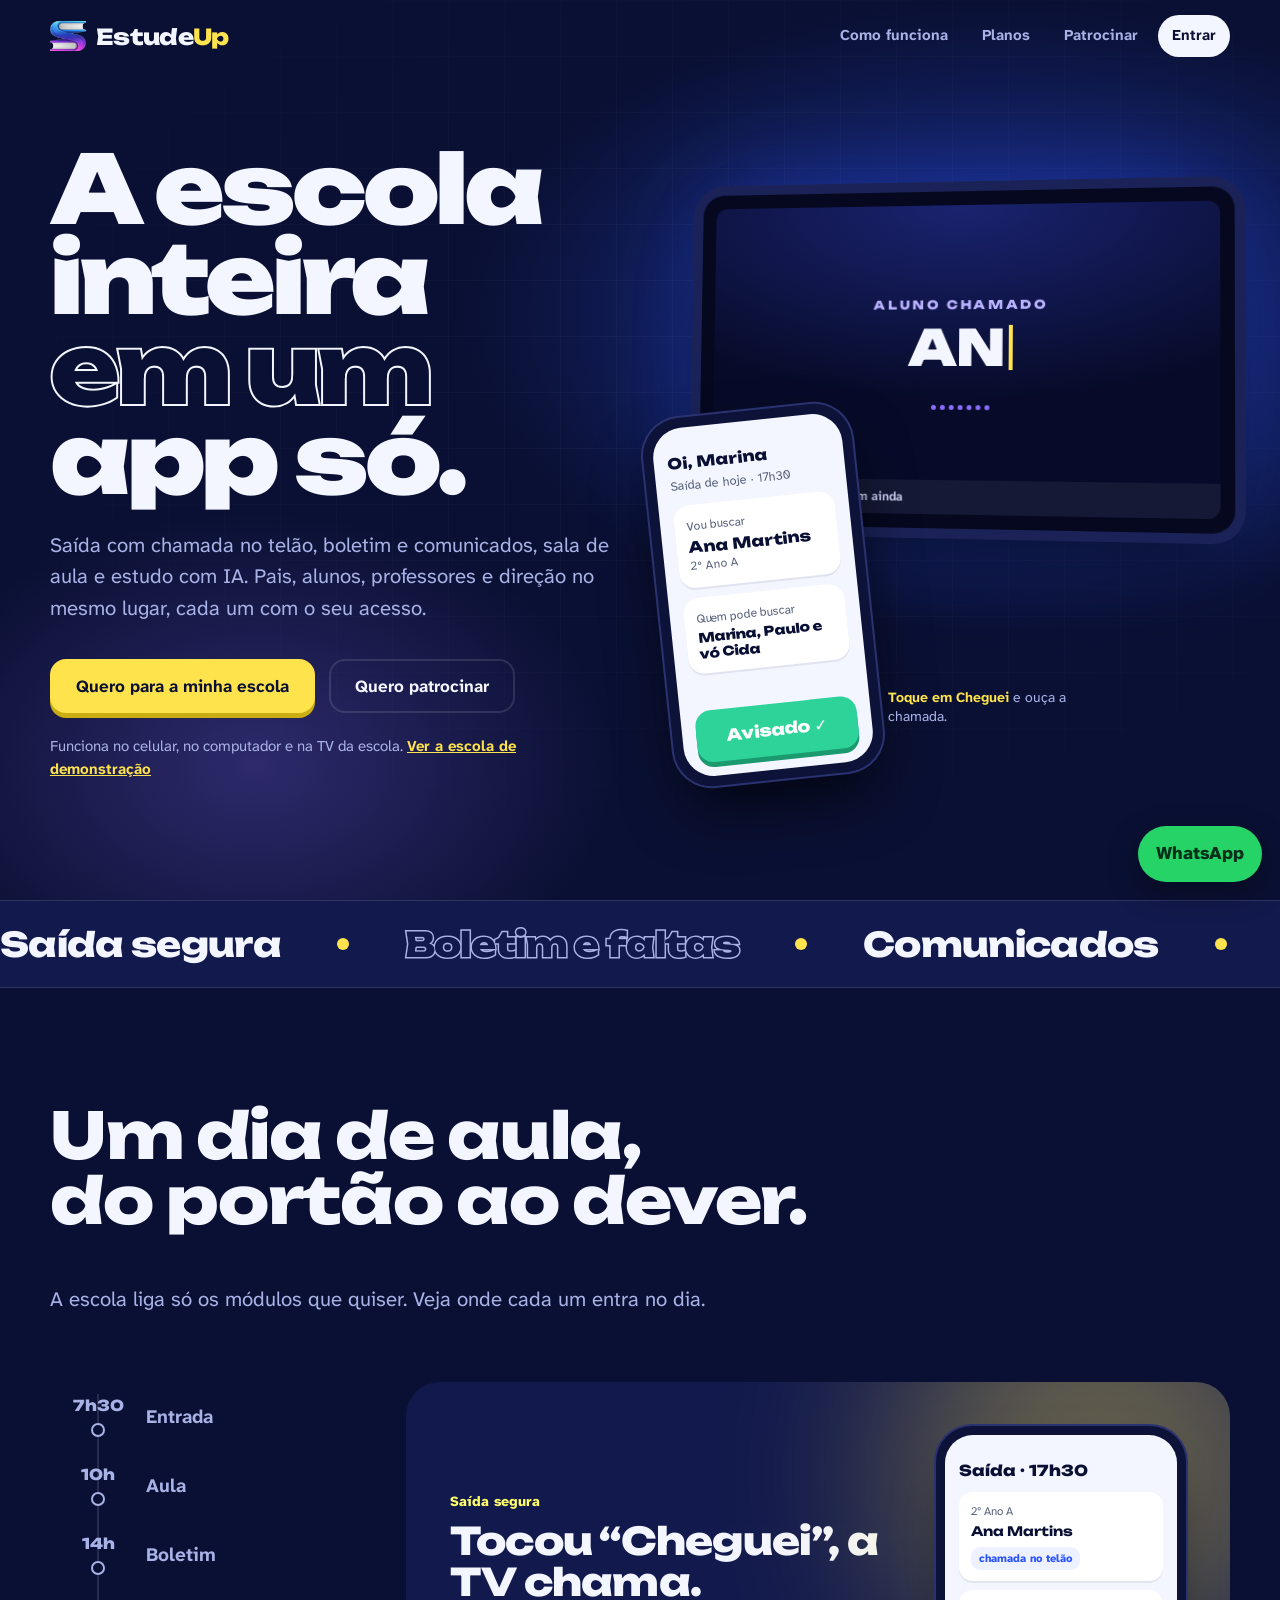
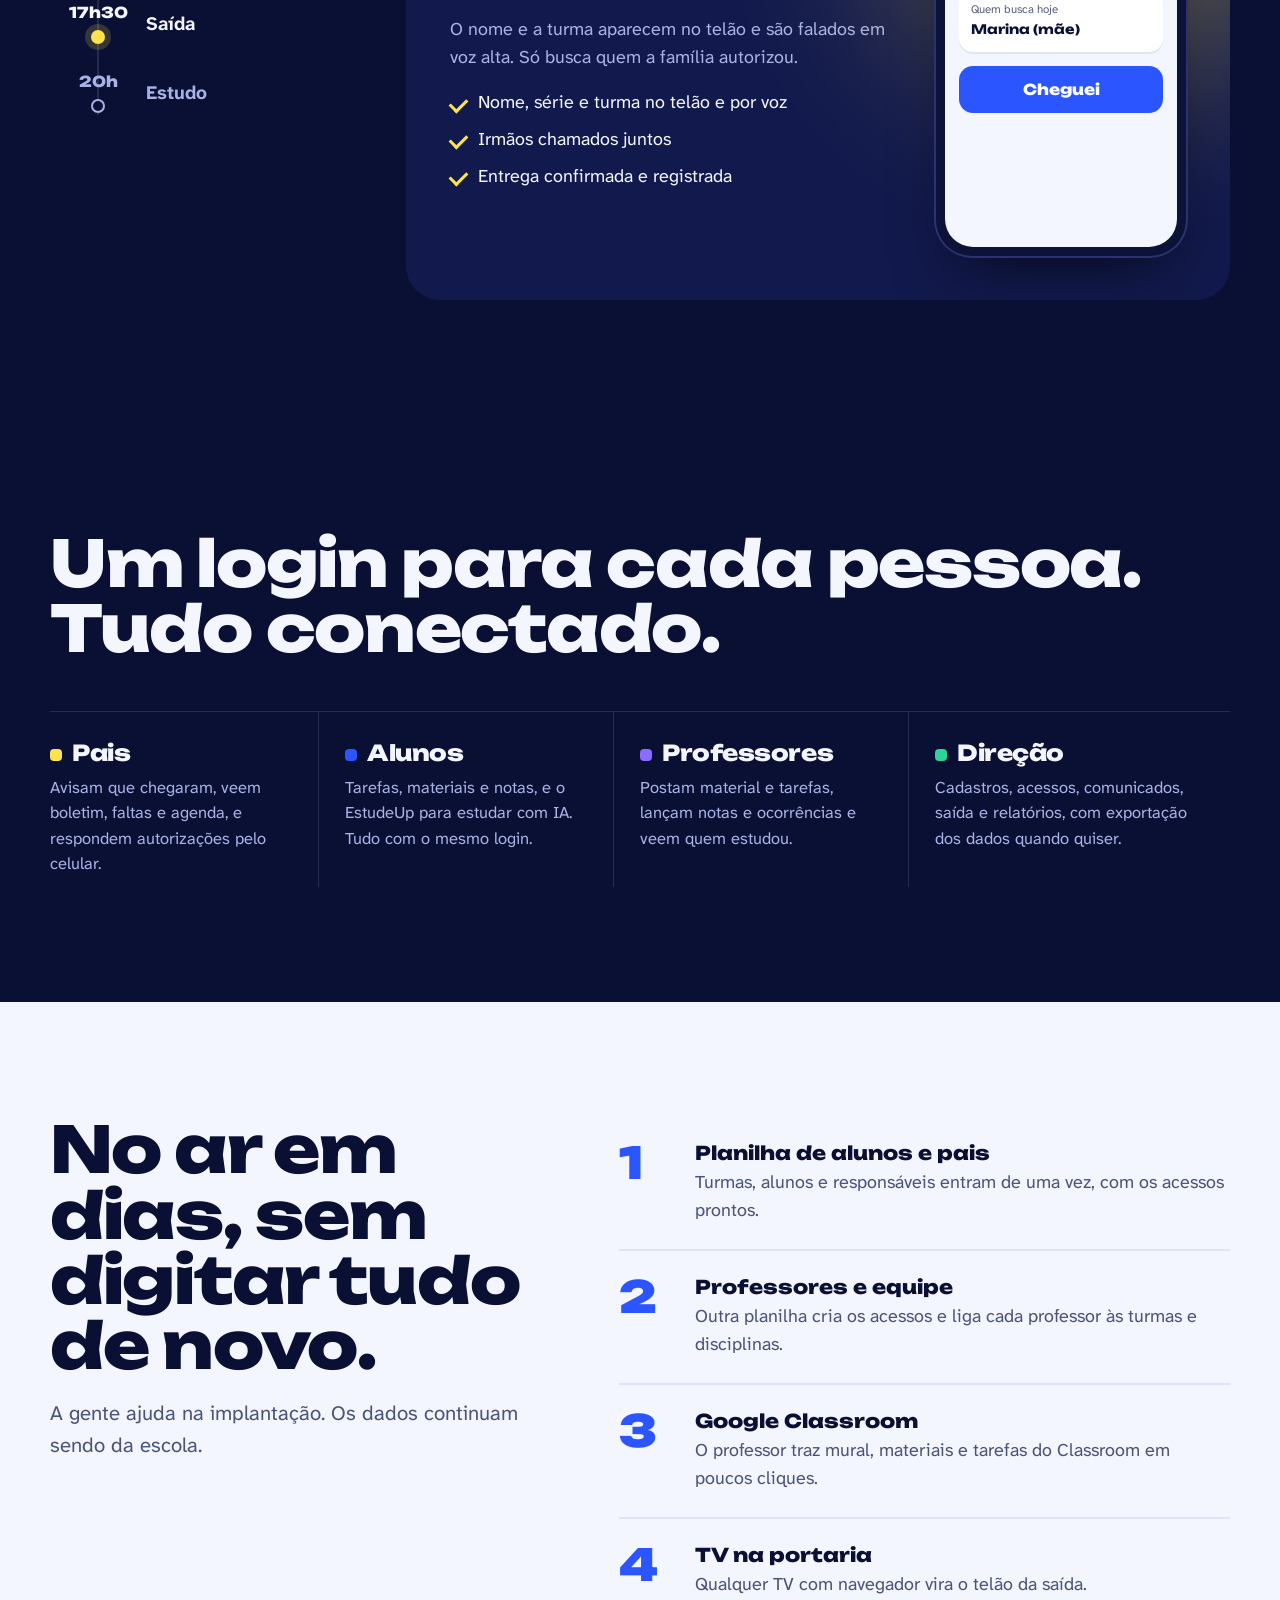
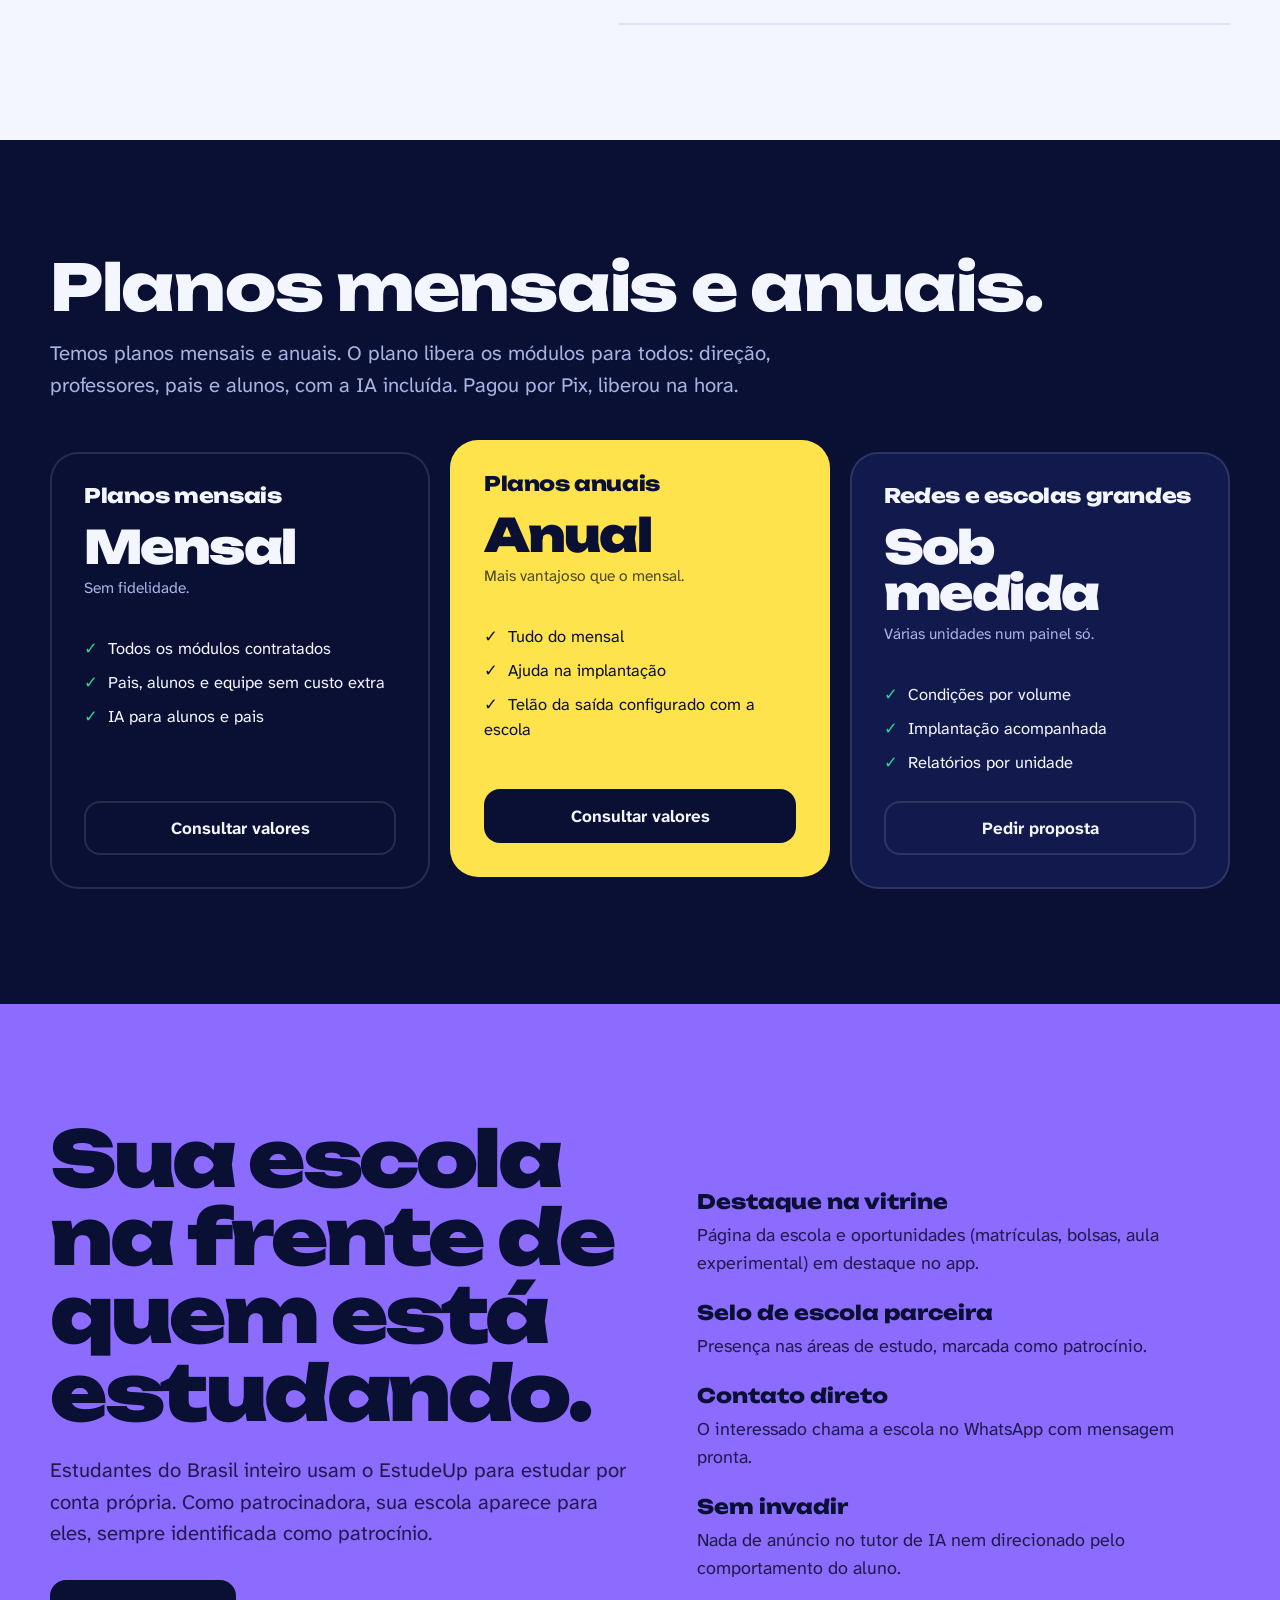
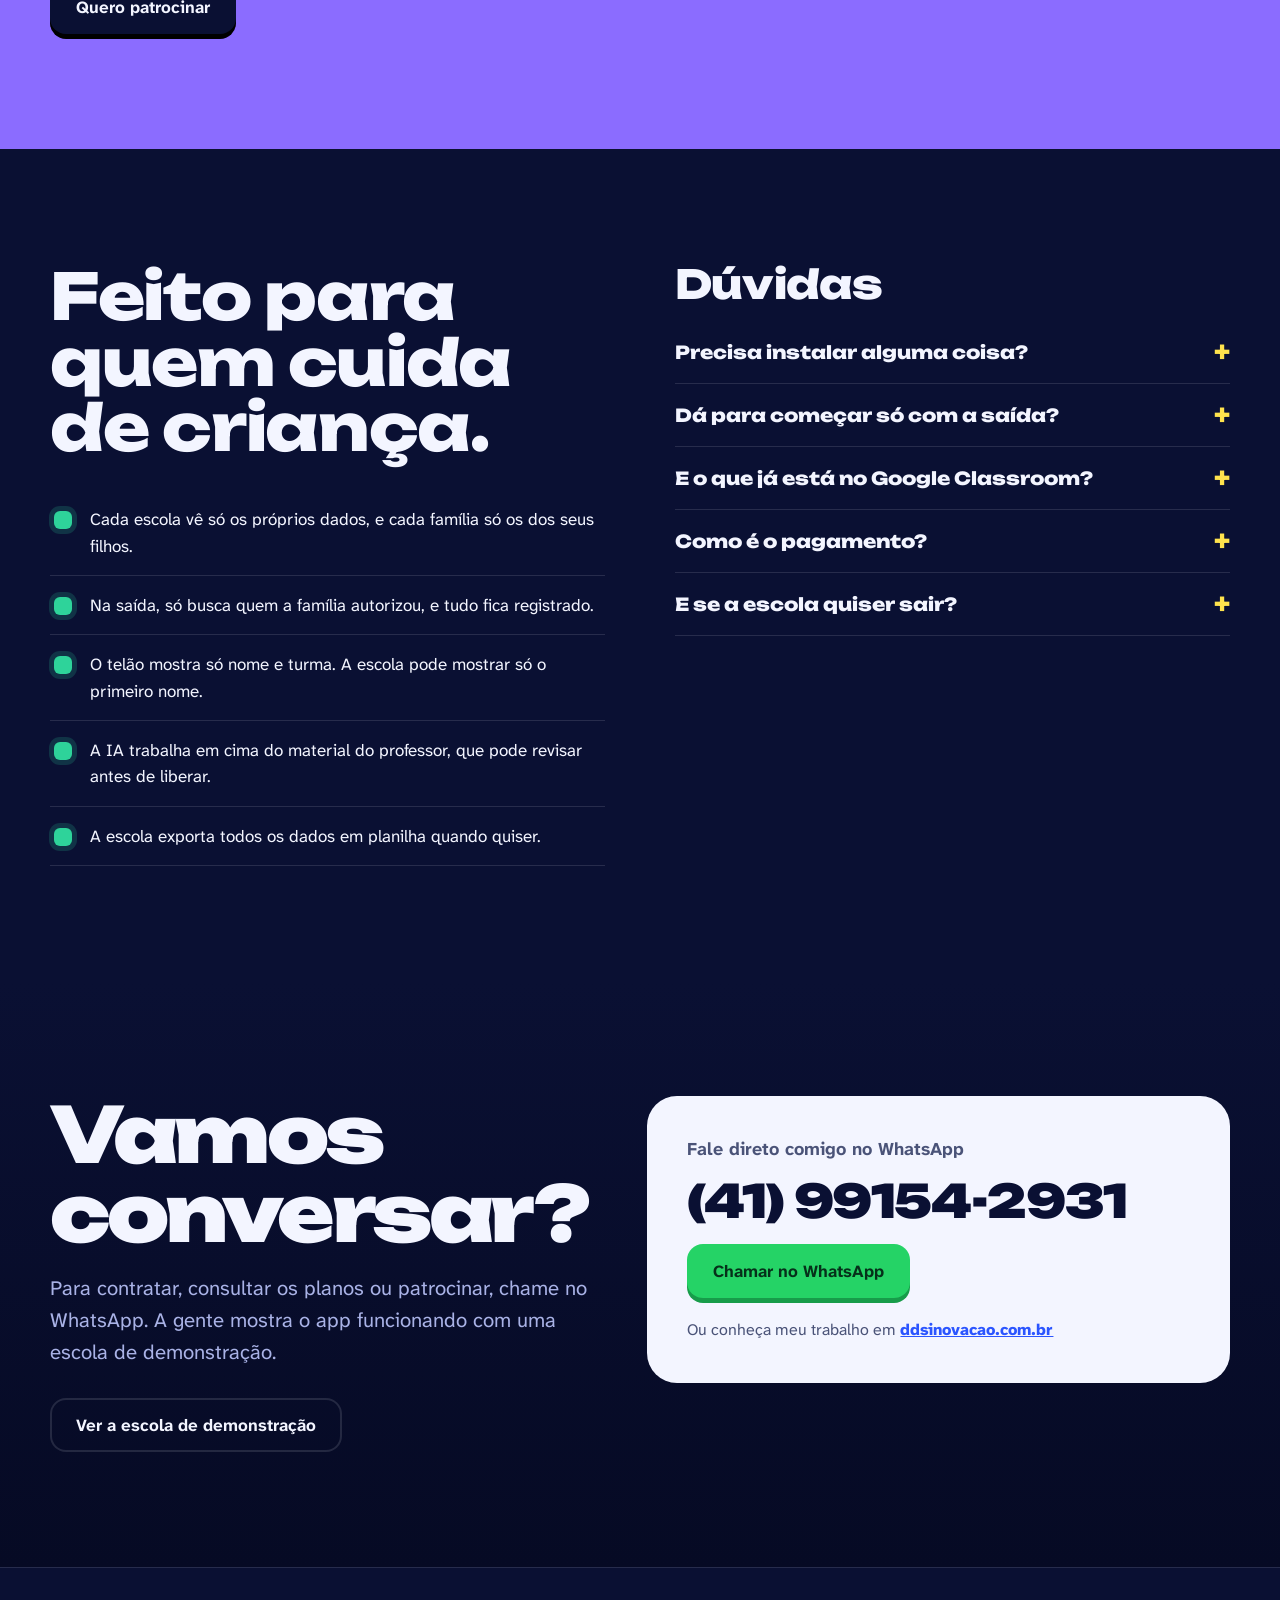
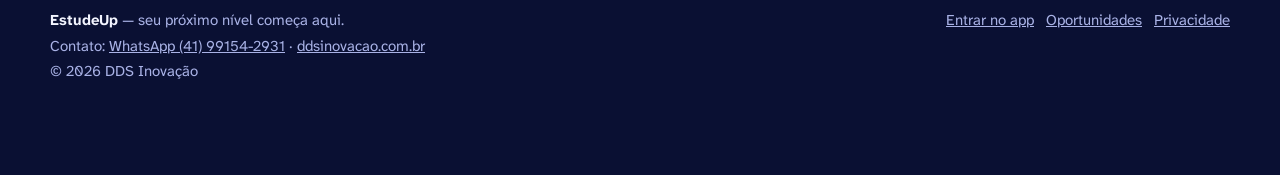
<file: index.html>
<!DOCTYPE html>
<html lang="pt-BR">
<head>
<script>(function(){var q=location.search,h=location.hash;if((q&&q!=='?')||(h&&/access_token|type=|error=|^#\/|^#[a-z_]+=/.test(h))){location.replace('/app.html'+q+h);}})();</script>
<meta charset="UTF-8">
<meta name="viewport" content="width=device-width, initial-scale=1.0, viewport-fit=cover">
<title>EstudeUp — a escola inteira em um app só</title>
<meta name="description" content="Saída segura com chamada no telão, boletim e comunicados, sala de aula e estudo com IA. Pais, alunos, professores e direção no mesmo app.">
<meta property="og:title" content="EstudeUp — a escola inteira em um app só">
<meta property="og:description" content="Saída segura com chamada no telão, boletim e comunicados, sala de aula e estudo com IA.">
<meta property="og:image" content="https://www.estudeup.com.br/marca/simbolo-512.png">
<meta name="theme-color" content="#0A1033">
<link rel="icon" type="image/png" href="favicon.png">
<link rel="apple-touch-icon" href="apple-touch-icon.png">
<link rel="preload" href="fontes/unbounded.woff2" as="font" type="font/woff2" crossorigin>
<link rel="preload" href="fontes/atkinson-next.woff2" as="font" type="font/woff2" crossorigin>
<style>
@font-face{font-family:'Unbounded';src:url(fontes/unbounded.woff2) format('woff2');font-weight:200 900;font-display:swap}
@font-face{font-family:'Atkinson';src:url(fontes/atkinson-next.woff2) format('woff2');font-weight:200 800;font-display:swap}
:root{
  --tinta:#0A1033; --tinta2:#121a4d; --azul:#2B55FF; --lilas:#8B6CFF; --texto:#FFE34D; --giz:#F3F5FF; --coral:#FF6A5C; --verde:#2ED39A;
  --muted:#A9B2E6; --linha:rgba(243,245,255,.12);
  --disp:'Unbounded',system-ui,sans-serif; --corpo:'Atkinson',system-ui,sans-serif;
}
*{box-sizing:border-box}
[hidden]{display:none!important}
html{scroll-behavior:smooth}
body{margin:0;background:var(--tinta);color:var(--giz);font:400 18px/1.55 var(--corpo);-webkit-font-smoothing:antialiased;overflow-x:hidden}
a{color:inherit}
img{max-width:100%}
:focus-visible{outline:3px solid var(--texto);outline-offset:3px;border-radius:6px}
.wrap{width:min(1180px,100% - 40px);margin-inline:auto}
h1,h2,h3{font-family:var(--disp);margin:0;letter-spacing:-.02em;line-height:1.02}
h2{font-size:clamp(34px,5.4vw,64px);font-weight:800}
.lead{font-size:clamp(18px,1.6vw,21px);color:var(--muted);max-width:56ch}
section{padding:clamp(70px,9vw,120px) 0}

/* ---------- topo ---------- */
.topo{position:fixed;inset:0 0 auto;z-index:50;transition:background .3s,border-color .3s;border-bottom:1px solid transparent}
.topo.solido{background:rgba(10,16,51,.78);backdrop-filter:blur(14px);-webkit-backdrop-filter:blur(14px);border-color:var(--linha)}
.topo .wrap{display:flex;align-items:center;gap:20px;height:72px}
.marca{display:flex;align-items:center;gap:10px;font:800 22px var(--disp);text-decoration:none;letter-spacing:-.03em}
.marca img{width:36px;height:auto}
.marca b{color:var(--texto);font-weight:800}
.topo nav{margin-left:auto;display:flex;gap:6px;align-items:center}
.topo nav a{text-decoration:none;font-weight:700;font-size:15px;padding:9px 14px;border-radius:999px;color:var(--muted)}
.topo nav a:hover{color:var(--giz)}
.topo nav a.entrar{color:var(--tinta);background:var(--giz)}
@media(max-width:760px){.topo nav a.l{display:none}}

/* ---------- botões ---------- */
.btn{display:inline-flex;align-items:center;gap:10px;font:700 17px var(--corpo);text-decoration:none;border:0;cursor:pointer;padding:16px 26px;border-radius:16px;transition:transform .15s}
.btn:active{transform:translateY(2px)}
.btn.pri{background:var(--texto);color:var(--tinta);box-shadow:0 5px 0 #c9ad12}
.btn.pri:active{box-shadow:0 3px 0 #c9ad12}
.btn.sec{background:transparent;color:var(--giz);box-shadow:inset 0 0 0 2px var(--linha)}
.btn.sec:hover{box-shadow:inset 0 0 0 2px var(--giz)}

/* ---------- hero ---------- */
.hero{position:relative;padding:130px 0 90px;min-height:100svh;display:flex;align-items:center;isolation:isolate}
.hero::before{content:"";position:absolute;inset:0;z-index:-1;
  background:radial-gradient(60% 50% at 78% 35%,rgba(43,85,255,.45),transparent 70%),radial-gradient(40% 40% at 20% 85%,rgba(139,108,255,.28),transparent 70%)}
.hero::after{content:"";position:absolute;inset:0;z-index:-1;opacity:.35;
  background-image:linear-gradient(var(--linha) 1px,transparent 1px),linear-gradient(90deg,var(--linha) 1px,transparent 1px);background-size:56px 56px;
  -webkit-mask:radial-gradient(70% 60% at 60% 40%,#000,transparent);mask:radial-gradient(70% 60% at 60% 40%,#000,transparent)}
.hero .wrap{display:grid;grid-template-columns:1.02fr 1fr;gap:48px;align-items:center}
.hero h1{font-size:clamp(46px,7.4vw,104px);font-weight:900;line-height:.95;letter-spacing:-.045em}
.hero h1 .riscado{display:block;color:var(--tinta);-webkit-text-stroke:4px var(--giz);paint-order:stroke fill;font-weight:800}
.hero .lead{margin:26px 0 34px}
.hero .ctas{display:flex;flex-wrap:wrap;gap:14px}
.hero .nota{margin-top:22px;font-size:15px;color:var(--muted)}
.hero .nota a{color:var(--texto);font-weight:700}

/* palco: celular + telão */
.palco{position:relative;height:620px}
.tv{position:absolute;right:0;top:30px;width:min(100%,540px);aspect-ratio:16/10;background:#05081f;border-radius:22px;padding:14px;
  box-shadow:0 0 0 10px #1b2257,0 40px 80px -20px rgba(0,0,0,.7),0 0 120px -10px rgba(43,85,255,.55);transform:perspective(1400px) rotateY(-9deg) rotateX(3deg)}
.tv .tela{position:relative;height:100%;border-radius:12px;overflow:hidden;background:radial-gradient(120% 90% at 50% 0%,#1a2370,#070b29 70%);display:flex;flex-direction:column;align-items:center;justify-content:center;text-align:center;padding:18px}
.tv .k{font:800 12px var(--disp);letter-spacing:.22em;color:#b9b2ff}
.tv .nome{font:900 clamp(26px,4.2vw,50px)/1 var(--disp);letter-spacing:-.02em;margin:10px 0 8px;min-height:1em;text-transform:uppercase}
.tv .nome .cursor{display:inline-block;width:.08em;height:.9em;background:var(--texto);margin-left:4px;vertical-align:-.08em;animation:pisca .8s steps(1) infinite}
@keyframes pisca{50%{opacity:0}}
.tv .turma{font:800 clamp(13px,1.4vw,17px) var(--disp);color:var(--texto);letter-spacing:.06em;opacity:0;transition:opacity .3s}
.tv .ondas{display:flex;gap:4px;height:26px;align-items:center;margin-top:14px;opacity:0;transition:opacity .3s}
.tv .ondas i{width:5px;border-radius:3px;background:var(--lilas);height:20%}
.tv.falando .ondas{opacity:1}
.tv.falando .ondas i{animation:onda .9s ease-in-out infinite}
.tv .ondas i:nth-child(2){animation-delay:-.2s}.tv .ondas i:nth-child(3){animation-delay:-.4s}.tv .ondas i:nth-child(4){animation-delay:-.6s}.tv .ondas i:nth-child(5){animation-delay:-.1s}.tv .ondas i:nth-child(6){animation-delay:-.5s}.tv .ondas i:nth-child(7){animation-delay:-.3s}
@keyframes onda{0%,100%{height:20%}50%{height:100%}}
.tv .fila{position:absolute;left:0;right:0;bottom:0;padding:9px 16px;background:rgba(255,255,255,.06);font:700 12.5px var(--corpo);color:#c9cdf0;text-align:left;white-space:nowrap;overflow:hidden;text-overflow:ellipsis}
.tv .fila b{color:var(--verde);font-weight:800;margin-right:6px}
.tv .flash{position:absolute;inset:0;background:var(--azul);opacity:0;pointer-events:none}
.tv.chamou .flash{animation:flash .7s ease-out}
@keyframes flash{0%{opacity:.55}100%{opacity:0}}

.cel{position:absolute;left:-2%;bottom:0;width:210px;height:370px;border-radius:38px;background:#0d1238;padding:10px;
  box-shadow:0 0 0 2px #2a3270,0 30px 60px -10px rgba(0,0,0,.7);transform:rotate(-6deg)}
.cel .tela{height:100%;border-radius:30px;background:var(--giz);color:var(--tinta);padding:26px 14px 14px;display:flex;flex-direction:column;gap:10px;overflow:hidden}
.cel .ola{font:800 15px var(--disp)}
.cel .sub{font-size:12.5px;color:#56607a;margin-top:-6px}
.cel .card{background:#fff;border-radius:16px;padding:12px;box-shadow:0 2px 0 rgba(10,16,51,.08)}
.cel .card .q{font-size:12px;color:#56607a}
.cel .card .f{font:800 15px var(--disp);margin:2px 0 0}
.cel .cheguei{margin-top:auto;border:0;cursor:pointer;width:100%;padding:16px;border-radius:16px;background:var(--azul);color:#fff;font:800 16px var(--disp);
  box-shadow:0 5px 0 #1a37b8;transition:background .25s,transform .1s}
.cel .cheguei.ok{background:var(--verde);box-shadow:0 5px 0 #1a9a6e}
.cel .cheguei:active,.cel .cheguei.tap{transform:translateY(3px);box-shadow:0 2px 0 #1a37b8}
.cel .dedo{position:absolute;width:44px;height:44px;border-radius:50%;background:rgba(255,227,77,.55);border:2px solid var(--texto);left:50%;bottom:42px;margin-left:-22px;opacity:0;pointer-events:none}
.cel .dedo.vai{animation:dedo 1s ease-out}
@keyframes dedo{0%{opacity:0;transform:translate(40px,40px) scale(1.3)}45%{opacity:1;transform:none scale(1)}70%{opacity:1;transform:scale(.8)}100%{opacity:0;transform:scale(1.6)}}
.palco .dica{position:absolute;left:calc(-2% + 230px);bottom:40px;font-size:14px;color:var(--muted);max-width:180px;line-height:1.35}
.palco .dica b{color:var(--texto)}
.sinal{position:absolute;left:calc(-2% + 190px);bottom:250px;width:150px;height:2px;background:linear-gradient(90deg,transparent,var(--texto));transform-origin:left;transform:rotate(-38deg) scaleX(0);opacity:0}
.sinal.vai{animation:sinal .6s ease-out}
@keyframes sinal{0%{transform:rotate(-38deg) scaleX(0);opacity:1}100%{transform:rotate(-38deg) scaleX(1);opacity:0}}

@media(max-width:960px){
  .hero{min-height:auto;padding-top:110px}
  .hero .wrap{grid-template-columns:1fr}
  .palco{height:560px;max-width:560px;width:100%;margin:0 auto}
  .tv{width:100%;transform:none;top:0}
  .cel{width:180px;height:320px;left:0;bottom:0}
  .palco .dica{left:200px;bottom:30px}
  .sinal{display:none}
}
@media(max-width:480px){.palco{height:500px}.cel{width:165px;height:300px}.palco .dica{left:180px;max-width:140px;font-size:13px}}

/* ---------- faixa de módulos (letreiro) ---------- */
.letreiro{border-block:1px solid var(--linha);overflow:hidden;padding:22px 0;background:var(--tinta2)}
.letreiro .trilho{display:flex;gap:56px;width:max-content;animation:roda 38s linear infinite;font:800 clamp(22px,3vw,34px) var(--disp);letter-spacing:-.02em;white-space:nowrap}
.letreiro span{display:inline-flex;align-items:center;gap:56px}
.letreiro span::after{content:"";width:12px;height:12px;border-radius:50%;background:var(--texto)}
.letreiro span:nth-child(even){color:var(--tinta2);-webkit-text-stroke:3px var(--muted);paint-order:stroke fill}
@keyframes roda{to{transform:translateX(-50%)}}

/* ---------- um dia na escola ---------- */
.dia .topo-s{display:flex;justify-content:space-between;align-items:end;gap:30px;flex-wrap:wrap;margin-bottom:46px}
.dia .grade{display:grid;grid-template-columns:300px 1fr;gap:56px;align-items:start}
.horas{list-style:none;margin:0;padding:0;position:relative}
.horas::before{content:"";position:absolute;left:47px;top:12px;bottom:12px;width:2px;background:var(--linha)}
.horas button{all:unset;cursor:pointer;display:grid;grid-template-columns:96px 1fr;align-items:center;width:100%;padding:14px 0;color:var(--muted);transition:color .2s}
.horas button:focus-visible{outline:3px solid var(--texto);outline-offset:4px;border-radius:8px}
.horas .h{font:800 15px var(--disp);text-align:center;position:relative;z-index:1}
.horas .h::after{content:"";display:block;width:14px;height:14px;border-radius:50%;margin:8px auto 0;background:var(--tinta);box-shadow:inset 0 0 0 2px var(--muted);transition:.25s}
.horas .t{font:700 19px var(--corpo)}
.horas button[aria-selected=true]{color:var(--giz)}
.horas button[aria-selected=true] .h::after{background:var(--texto);box-shadow:0 0 0 6px rgba(255,227,77,.18)}
.quadro{position:relative;display:grid;grid-template-columns:1fr 250px;gap:40px;align-items:center;background:var(--tinta2);border-radius:34px;padding:44px;min-height:470px;overflow:hidden}
.quadro::before{content:"";position:absolute;width:420px;height:420px;border-radius:50%;right:-80px;top:-120px;background:var(--cor,var(--azul));filter:blur(90px);opacity:.35;transition:background .5s}
.quadro .mod{font:800 14px var(--corpo);color:var(--cor,var(--azul));filter:brightness(1.35)}
.quadro h3{font-size:clamp(26px,3vw,38px);font-weight:800;margin:10px 0 14px;line-height:1.08}
.quadro p{color:var(--muted);margin:0 0 18px}
.quadro ul{margin:0;padding:0;list-style:none;display:grid;gap:9px}
.quadro li{padding-left:28px;position:relative}
.quadro li::before{content:"";position:absolute;left:0;top:.45em;width:14px;height:8px;border-left:3px solid var(--texto);border-bottom:3px solid var(--texto);transform:rotate(-45deg)}
.mini{position:relative;z-index:1;width:250px;height:430px;border-radius:36px;background:#0d1238;padding:9px;box-shadow:0 0 0 2px #2a3270,0 30px 60px -20px rgba(0,0,0,.6);justify-self:end}
.mini .tela{height:100%;border-radius:28px;background:var(--giz);color:var(--tinta);padding:26px 14px 14px;overflow:hidden;font-size:13.5px}
.mini .cab{font:800 15px var(--disp);margin-bottom:12px}
.mini .it{background:#fff;border-radius:14px;padding:11px 12px;margin-bottom:9px;box-shadow:0 2px 0 rgba(10,16,51,.07)}
.mini .it small{display:block;color:#56607a;font-size:11.5px}
.mini .it b{font-family:var(--disp);font-size:13px}
.mini .barra{height:7px;border-radius:9px;background:#e7eaf7;margin-top:6px;overflow:hidden}
.mini .barra i{display:block;height:100%;border-radius:9px;background:var(--verde)}
.mini .chip{display:inline-block;font-size:11px;font-weight:800;padding:3px 8px;border-radius:9px;background:#eef1ff;color:var(--azul);margin-top:4px}
.troca{animation:troca .45s cubic-bezier(.2,.8,.2,1)}
@keyframes troca{from{opacity:0;transform:translateY(14px)}to{opacity:1;transform:none}}
@media(max-width:960px){
  .dia .grade{grid-template-columns:1fr;gap:26px}
  .horas{display:flex;overflow-x:auto;gap:4px;padding-bottom:6px;scrollbar-width:none}
  .horas::before{display:none}
  .horas li{flex:0 0 auto}
  .horas button{grid-template-columns:auto;padding:10px 16px;border-radius:999px;box-shadow:inset 0 0 0 2px var(--linha);text-align:center}
  .horas button[aria-selected=true]{background:var(--giz);color:var(--tinta)}
  .horas .h::after{display:none}
  .horas .t{font-size:14px}
  .quadro{grid-template-columns:1fr;padding:28px}
  .mini{justify-self:center;height:420px;width:230px}
}

/* ---------- quem usa ---------- */
.quem .lista{display:grid;grid-template-columns:repeat(4,1fr);margin-top:50px;border-top:1px solid var(--linha)}
.quem .p{padding:30px 26px 10px 0;border-right:1px solid var(--linha);margin-right:26px}
.quem .p:last-child{border:0;margin:0}
.quem .p h3{font-size:22px;font-weight:800;margin-bottom:10px}
.quem .p h3 span{display:inline-block;width:12px;height:12px;border-radius:4px;margin-right:10px;background:var(--c)}
.quem .p p{margin:0;color:var(--muted);font-size:16.5px}
@media(max-width:860px){.quem .lista{grid-template-columns:1fr 1fr}.quem .p{border:0;margin:0;padding-right:16px}}
@media(max-width:520px){.quem .lista{grid-template-columns:1fr}}

/* ---------- implantação ---------- */
.impl{background:var(--giz);color:var(--tinta)}
.impl .lead{color:#4a5378}
.impl .g{display:grid;grid-template-columns:1fr 1.2fr;gap:60px;align-items:start}
.impl ol{list-style:none;margin:0;padding:0;counter-reset:p}
.impl li{counter-increment:p;display:grid;grid-template-columns:70px 1fr;gap:6px;padding:24px 0;border-bottom:2px solid #dfe3f5}
.impl li::before{content:counter(p);font:900 44px/1 var(--disp);color:var(--azul)}
.impl li b{font:800 19px var(--disp);display:block;margin-bottom:4px}
.impl li span{color:#4a5378}
@media(max-width:860px){.impl .g{grid-template-columns:1fr;gap:20px}}

/* ---------- planos ---------- */
.planos .g{display:grid;grid-template-columns:1fr 1fr 1fr;gap:20px;margin-top:50px;align-items:stretch}
.plano{border-radius:28px;padding:34px;box-shadow:inset 0 0 0 2px var(--linha);display:flex;flex-direction:column}
.plano h3{font-size:20px;font-weight:800}
.plano .v{font:900 clamp(40px,4.4vw,56px)/1 var(--disp);letter-spacing:-.04em;margin:18px 0 6px}
.plano .v small{font:700 16px var(--corpo);letter-spacing:0;color:var(--muted)}
.plano .obs{color:var(--muted);font-size:15.5px;margin:0 0 20px;min-height:2.6em}
.plano ul{margin:0 0 26px;padding:0;list-style:none;display:grid;gap:8px;font-size:16.5px}
.plano li::before{content:"✓";color:var(--verde);font-weight:900;margin-right:10px}
.plano .btn{margin-top:auto;justify-content:center}
.plano.anual{background:var(--texto);color:var(--tinta);box-shadow:none;transform:translateY(-12px)}
.plano.anual .v small,.plano.anual .obs{color:#4b4a1f}
.plano.anual li::before{color:var(--tinta)}
.plano.anual .btn{background:var(--tinta);color:var(--giz);box-shadow:none}
.plano.rede{background:var(--tinta2)}
@media(max-width:900px){.planos .g{grid-template-columns:1fr}.plano.anual{transform:none}}

/* ---------- patrocínio ---------- */
.patro{position:relative;overflow:hidden;background:var(--lilas);color:var(--tinta)}
.patro .g{display:grid;grid-template-columns:1.1fr 1fr;gap:60px;align-items:center}
.patro h2{font-size:clamp(38px,6vw,78px);font-weight:900;letter-spacing:-.045em}
.patro .lead{color:#211a4d;margin:22px 0 30px}
.patro .btn.pri{background:var(--tinta);color:var(--giz);box-shadow:0 5px 0 #000}
.patro dl{margin:0;display:grid;gap:4px}
.patro dt{font:800 20px var(--disp);margin-top:18px}
.patro dd{margin:4px 0 0;color:#211a4d}
.patro .selo{position:absolute;right:-60px;bottom:-60px;width:300px;height:300px;border-radius:50%;border:2px dashed rgba(10,16,51,.35);animation:gira 40s linear infinite}
@keyframes gira{to{transform:rotate(360deg)}}
@media(max-width:860px){.patro .g{grid-template-columns:1fr;gap:20px}}

/* ---------- cuidados + faq ---------- */
.cuid .g{display:grid;grid-template-columns:1fr 1fr;gap:70px}
.cuid ul{margin:30px 0 0;padding:0;list-style:none}
.cuid li{padding:16px 0 16px 40px;border-bottom:1px solid var(--linha);position:relative;font-size:17px}
.cuid li::before{content:"";position:absolute;left:4px;top:21px;width:18px;height:18px;border-radius:6px;background:var(--verde);box-shadow:0 0 0 5px rgba(46,211,154,.18)}
.faq details{border-bottom:1px solid var(--linha);padding:20px 0}
.faq summary{cursor:pointer;list-style:none;font:800 18px var(--disp);display:flex;justify-content:space-between;gap:20px}
.faq summary::-webkit-details-marker{display:none}
.faq summary::after{content:"+";font-size:26px;line-height:.8;color:var(--texto);transition:transform .25s}
.faq details[open] summary::after{transform:rotate(45deg)}
.faq details p{color:var(--muted);margin:12px 0 0}
@media(max-width:860px){.cuid .g{grid-template-columns:1fr;gap:40px}}

/* ---------- contato ---------- */
.contato{background:linear-gradient(180deg,var(--tinta),#060a24)}
.contato .g{display:grid;grid-template-columns:.9fr 1.1fr;gap:60px;align-items:start}
.contato h2{font-size:clamp(40px,6vw,80px);font-weight:900;letter-spacing:-.045em}
.form{background:var(--giz);color:var(--tinta);border-radius:30px;padding:34px}
.form .row{display:grid;grid-template-columns:1fr 1fr;gap:14px}
.field{display:flex;flex-direction:column;gap:6px;margin-bottom:14px}
.field label{font-weight:700;font-size:14.5px}
.field .opt{font-weight:400;color:#6b7394}
.field input,.field select,.field textarea{font:400 16.5px var(--corpo);padding:13px 14px;border-radius:12px;border:2px solid #dce1f5;background:#fff;color:var(--tinta);width:100%}
.field input:focus,.field select:focus,.field textarea:focus{outline:none;border-color:var(--azul)}
.field textarea{min-height:100px;resize:vertical}
.consent{display:flex;gap:10px;align-items:flex-start;font-size:14.5px;margin:4px 0 6px;color:#3d4569}
.consent input{width:20px;height:20px;margin-top:2px;accent-color:var(--azul)}
.form .priv{font-size:14px;margin:0 0 16px}
.form .priv a{color:var(--azul);font-weight:700}
.form .btn{width:100%;justify-content:center;background:var(--azul);color:#fff;box-shadow:0 5px 0 #1a37b8}
.aviso-moderacao{background:#ffe7e4;color:#9b1c10;padding:12px 14px;border-radius:12px;font-weight:700;font-size:15px}
.escondido{position:absolute;left:-9999px;width:1px;height:1px;overflow:hidden}
.pub-ok{background:var(--giz);color:var(--tinta);border-radius:30px;padding:44px;text-align:center}
.pub-ok h3{font-size:28px;margin-bottom:8px}
.contato .canais{margin-top:30px;display:flex;flex-wrap:wrap;gap:12px}
@media(max-width:900px){.contato .g{grid-template-columns:1fr;gap:30px}.form .row{grid-template-columns:1fr}}

.zapbox{background:var(--giz);color:var(--tinta);border-radius:30px;padding:40px;display:flex;flex-direction:column;align-items:flex-start;gap:14px}
.zapbox .zl{margin:0;font-weight:700;color:#4a5378}
.zapbox .zn{font:900 clamp(30px,3.6vw,46px)/1 var(--disp);white-space:nowrap;letter-spacing:-.03em;text-decoration:none;color:var(--tinta)}
.zapbox .btn.pri{background:#25D366;color:#06301a;box-shadow:0 5px 0 #179c4a;margin-top:6px}
.zapbox .zs{margin:6px 0 0;font-size:16px;color:#4a5378}
.zapbox .zs a{color:var(--azul);font-weight:800}
.planos .g.g2{grid-template-columns:1fr 1fr 1fr}
footer{padding:40px 0 90px;color:var(--muted);font-size:15px;line-height:1.7;border-top:1px solid var(--linha)}
footer .wrap{display:flex;justify-content:space-between;gap:20px;flex-wrap:wrap}
footer a{color:var(--muted)}
.toast{visibility:hidden;position:fixed;left:50%;bottom:24px;transform:translateX(-50%) translateY(120px);background:var(--giz);color:var(--tinta);padding:12px 18px;border-radius:12px;font-weight:700;transition:transform .3s;z-index:60}
.toast.on{visibility:visible;transform:translateX(-50%)}
#fx-canvas{position:fixed;inset:0;pointer-events:none;z-index:70;width:100%;height:100%}
.zap{position:fixed;right:18px;bottom:18px;z-index:40;display:inline-flex;align-items:center;gap:8px;background:#25D366;color:#06301a;font-weight:800;text-decoration:none;padding:14px 18px;border-radius:999px;box-shadow:0 10px 30px rgba(0,0,0,.35)}

/* revelação única da seção ao entrar na tela (só o título) */
.rev{opacity:0;transform:translateY(24px);transition:opacity .7s,transform .7s cubic-bezier(.2,.8,.2,1)}
.rev.on{opacity:1;transform:none}
@media(prefers-reduced-motion:reduce){
  *,*::before,*::after{animation:none!important;transition:none!important}
  .rev{opacity:1;transform:none}
}
</style>
</head>
<body data-pagina="escolas">

<header class="topo" id="topo">
  <div class="wrap">
    <a class="marca" href="/" aria-label="EstudeUp, início"><img src="marca/simbolo-256.webp" alt="" width="36" height="31"><span>Estude<b>Up</b></span></a>
    <nav aria-label="páginas">
      <a class="l" href="#dia">Como funciona</a>
      <a class="l" href="#planos">Planos</a>
      <a class="l" href="#patrocinio">Patrocinar</a>
      <a class="entrar" href="app.html">Entrar</a>
    </nav>
  </div>
</header>

<main>
<section class="hero">
  <div class="wrap">
    <div>
      <h1>A escola inteira <span class="riscado">em um</span> app só.</h1>
      <p class="lead">Saída com chamada no telão, boletim e comunicados, sala de aula e estudo com IA. Pais, alunos, professores e direção no mesmo lugar, cada um com o seu acesso.</p>
      <div class="ctas">
        <a class="btn pri" href="https://wa.me/5541991542931?text=Ol%C3%A1%21%20Quero%20conhecer%20o%20EstudeUp%20para%20a%20minha%20escola." target="_blank" rel="noopener">Quero para a minha escola</a>
        <a class="btn sec" href="https://wa.me/5541991542931?text=Ol%C3%A1%21%20Quero%20patrocinar%20o%20EstudeUp." target="_blank" rel="noopener">Quero patrocinar</a>
      </div>
      <p class="nota">Funciona no celular, no computador e na TV da escola. <a href="/colegio-aurora">Ver a escola de demonstração</a></p>
    </div>

    <div class="palco" aria-label="Demonstração da saída: o responsável toca em Cheguei e o aluno é chamado no telão">
      <div class="tv" id="tv">
        <div class="tela">
          <div class="flash"></div>
          <div class="k" id="tv-k">AGUARDANDO</div>
          <div class="nome" id="tv-nome"><span class="cursor"></span></div>
          <div class="turma" id="tv-turma"></div>
          <div class="ondas" aria-hidden="true"><i></i><i></i><i></i><i></i><i></i><i></i><i></i></div>
          <div class="fila" id="tv-fila"><b>Na saída agora</b>ninguém ainda</div>
        </div>
      </div>
      <div class="sinal" id="sinal"></div>
      <div class="cel">
        <div class="tela">
          <div class="ola" id="cel-ola">Oi, Marina</div>
          <div class="sub">Saída de hoje · 17h30</div>
          <div class="card"><div class="q">Vou buscar</div><div class="f" id="cel-aluno">Ana Martins</div><div class="q" id="cel-turma">2º Ano A</div></div>
          <div class="card"><div class="q">Quem pode buscar</div><div class="f" style="font-size:13px">Marina, Paulo e vó Cida</div></div>
          <button class="cheguei" id="cheguei" type="button">Cheguei</button>
          <span class="dedo" id="dedo"></span>
        </div>
      </div>
      <p class="dica"><b>Toque em Cheguei</b> e ouça a chamada.</p>
    </div>
  </div>
</section>

<div class="letreiro" aria-hidden="true">
  <div class="trilho">
    <span>Saída segura</span><span>Boletim e faltas</span><span>Comunicados</span><span>Sala de aula</span><span>Estudo com IA</span><span>Google Classroom</span><span>Agenda de provas</span><span>Autorizações</span>
    <span>Saída segura</span><span>Boletim e faltas</span><span>Comunicados</span><span>Sala de aula</span><span>Estudo com IA</span><span>Google Classroom</span><span>Agenda de provas</span><span>Autorizações</span>
  </div>
</div>

<section class="dia" id="dia">
  <div class="wrap">
    <div class="topo-s">
      <h2 class="rev">Um dia de aula,<br>do portão ao dever.</h2>
      <p class="lead rev">A escola liga só os módulos que quiser. Veja onde cada um entra no dia.</p>
    </div>
    <div class="grade">
      <ul class="horas" role="tablist" aria-label="Horários do dia" id="horas"></ul>
      <div class="quadro" id="quadro" role="tabpanel" aria-live="polite"></div>
    </div>
  </div>
</section>

<section class="quem">
  <div class="wrap">
    <h2 class="rev">Um login para cada pessoa.<br>Tudo conectado.</h2>
    <div class="lista">
      <div class="p" style="--c:var(--texto)"><h3><span></span>Pais</h3><p>Avisam que chegaram, veem boletim, faltas e agenda, e respondem autorizações pelo celular.</p></div>
      <div class="p" style="--c:var(--azul)"><h3><span></span>Alunos</h3><p>Tarefas, materiais e notas, e o EstudeUp para estudar com IA. Tudo com o mesmo login.</p></div>
      <div class="p" style="--c:var(--lilas)"><h3><span></span>Professores</h3><p>Postam material e tarefas, lançam notas e ocorrências e veem quem estudou.</p></div>
      <div class="p" style="--c:var(--verde)"><h3><span></span>Direção</h3><p>Cadastros, acessos, comunicados, saída e relatórios, com exportação dos dados quando quiser.</p></div>
    </div>
  </div>
</section>

<section class="impl">
  <div class="wrap g">
    <div>
      <h2 class="rev">No ar em dias, sem digitar tudo de novo.</h2>
      <p class="lead" style="margin-top:20px">A gente ajuda na implantação. Os dados continuam sendo da escola.</p>
    </div>
    <ol>
      <li><div><b>Planilha de alunos e pais</b><span>Turmas, alunos e responsáveis entram de uma vez, com os acessos prontos.</span></div></li>
      <li><div><b>Professores e equipe</b><span>Outra planilha cria os acessos e liga cada professor às turmas e disciplinas.</span></div></li>
      <li><div><b>Google Classroom</b><span>O professor traz mural, materiais e tarefas do Classroom em poucos cliques.</span></div></li>
      <li><div><b>TV na portaria</b><span>Qualquer TV com navegador vira o telão da saída.</span></div></li>
    </ol>
  </div>
</section>

<section class="planos" id="planos">
  <div class="wrap">
    <h2 class="rev">Planos mensais e anuais.</h2>
    <p class="lead" style="margin-top:18px">Temos planos mensais e anuais. O plano libera os módulos para todos: direção, professores, pais e alunos, com a IA incluída. Pagou por Pix, liberou na hora.</p>
    <div class="g g2">
      <div class="plano"><h3>Planos mensais</h3><div class="v" style="font-size:clamp(34px,3.6vw,46px)">Mensal</div><p class="obs">Sem fidelidade.</p>
        <ul><li>Todos os módulos contratados</li><li>Pais, alunos e equipe sem custo extra</li><li>IA para alunos e pais</li></ul>
        <a class="btn sec" href="https://wa.me/5541991542931?text=Ol%C3%A1%21%20Quero%20informa%C3%A7%C3%B5es%20sobre%20o%20EstudeUp." target="_blank" rel="noopener">Consultar valores</a></div>
      <div class="plano anual"><h3>Planos anuais</h3><div class="v" style="font-size:clamp(34px,3.6vw,46px)">Anual</div><p class="obs">Mais vantajoso que o mensal.</p>
        <ul><li>Tudo do mensal</li><li>Ajuda na implantação</li><li>Telão da saída configurado com a escola</li></ul>
        <a class="btn pri" href="https://wa.me/5541991542931?text=Ol%C3%A1%21%20Quero%20informa%C3%A7%C3%B5es%20sobre%20o%20EstudeUp." target="_blank" rel="noopener">Consultar valores</a></div>
      <div class="plano rede"><h3>Redes e escolas grandes</h3><div class="v" style="font-size:clamp(34px,3.6vw,46px)">Sob medida</div><p class="obs">Várias unidades num painel só.</p>
        <ul><li>Condições por volume</li><li>Implantação acompanhada</li><li>Relatórios por unidade</li></ul>
        <a class="btn sec" href="https://wa.me/5541991542931?text=Ol%C3%A1%21%20Quero%20informa%C3%A7%C3%B5es%20sobre%20o%20EstudeUp." target="_blank" rel="noopener">Pedir proposta</a></div>
    </div>
    
  </div>
</section>

<section class="patro" id="patrocinio">
  <div class="wrap g">
    <div>
      <h2 class="rev">Sua escola na frente de quem está estudando.</h2>
      <p class="lead">Estudantes do Brasil inteiro usam o EstudeUp para estudar por conta própria. Como patrocinadora, sua escola aparece para eles, sempre identificada como patrocínio.</p>
      <a class="btn pri" href="https://wa.me/5541991542931?text=Ol%C3%A1%21%20Quero%20patrocinar%20o%20EstudeUp." target="_blank" rel="noopener">Quero patrocinar</a>
    </div>
    <dl>
      <dt>Destaque na vitrine</dt><dd>Página da escola e oportunidades (matrículas, bolsas, aula experimental) em destaque no app.</dd>
      <dt>Selo de escola parceira</dt><dd>Presença nas áreas de estudo, marcada como patrocínio.</dd>
      <dt>Contato direto</dt><dd>O interessado chama a escola no WhatsApp com mensagem pronta.</dd>
      <dt>Sem invadir</dt><dd>Nada de anúncio no tutor de IA nem direcionado pelo comportamento do aluno.</dd>
    </dl>
  </div>
  
</section>

<section class="cuid">
  <div class="wrap g">
    <div>
      <h2 class="rev">Feito para quem cuida de criança.</h2>
      <ul>
        <li>Cada escola vê só os próprios dados, e cada família só os dos seus filhos.</li>
        <li>Na saída, só busca quem a família autorizou, e tudo fica registrado.</li>
        <li>O telão mostra só nome e turma. A escola pode mostrar só o primeiro nome.</li>
        <li>A IA trabalha em cima do material do professor, que pode revisar antes de liberar.</li>
        <li>A escola exporta todos os dados em planilha quando quiser.</li>
      </ul>
    </div>
    <div class="faq">
      <h2 class="rev" style="font-size:clamp(28px,3.4vw,40px);margin-bottom:16px">Dúvidas</h2>
      <details><summary>Precisa instalar alguma coisa?</summary><p>Não. Funciona no navegador do celular e do computador e pode ir para a tela inicial como um app. O telão é qualquer TV com navegador.</p></details>
      <details><summary>Dá para começar só com a saída?</summary><p>Sim. A escola liga os módulos que quiser e pode ligar os outros depois.</p></details>
      <details><summary>E o que já está no Google Classroom?</summary><p>A importação traz mural, materiais e tarefas do jeito que estão.</p></details>
      <details><summary>Como é o pagamento?</summary><p>Por Pix, mensal ou anual. O sistema confirma sozinho e libera na hora, sem mandar comprovante.</p></details>
      <details><summary>E se a escola quiser sair?</summary><p>Ela exporta alunos, responsáveis, equipe e notas em planilha a qualquer momento.</p></details>
    </div>
  </div>
</section>

<section class="contato" id="contato">
  <div class="wrap g">
    <div>
      <h2>Vamos conversar?</h2>
      <p class="lead" style="margin-top:20px">Para contratar, consultar os planos ou patrocinar, chame no WhatsApp. A gente mostra o app funcionando com uma escola de demonstração.</p>
      <div class="canais">
        <a class="btn sec" href="/colegio-aurora">Ver a escola de demonstração</a>
      </div>
    </div>
    <div class="zapbox">
      <p class="zl">Fale direto comigo no WhatsApp</p>
      <a class="zn" href="https://wa.me/5541991542931?text=Ol%C3%A1%21%20Quero%20informa%C3%A7%C3%B5es%20sobre%20o%20EstudeUp." target="_blank" rel="noopener">(41) 99154-2931</a>
      <a class="btn pri" href="https://wa.me/5541991542931?text=Ol%C3%A1%21%20Quero%20conhecer%20o%20EstudeUp%20para%20a%20minha%20escola." target="_blank" rel="noopener">Chamar no WhatsApp</a>
      <p class="zs">Ou conheça meu trabalho em <a href="https://www.ddsinovacao.com.br" target="_blank" rel="noopener">ddsinovacao.com.br</a></p>
    </div>
  </div>
</section>
</main>

<footer>
  <div class="wrap">
    <span><b style="color:var(--giz)">EstudeUp</b> — seu próximo nível começa aqui.<br>Contato: <a href="https://wa.me/5541991542931?text=Ol%C3%A1%21%20Quero%20informa%C3%A7%C3%B5es%20sobre%20o%20EstudeUp." target="_blank" rel="noopener">WhatsApp (41) 99154-2931</a> · <a href="https://www.ddsinovacao.com.br" target="_blank" rel="noopener">ddsinovacao.com.br</a><br>© 2026 DDS Inovação</span>
    <span><a href="app.html">Entrar no app</a> &nbsp; <a href="oportunidades.html">Oportunidades</a> &nbsp; <a href="privacidade.html">Privacidade</a></span>
  </div>
</footer>

<a class="zap" href="https://wa.me/5541991542931?text=Ol%C3%A1%21%20Quero%20informa%C3%A7%C3%B5es%20sobre%20o%20EstudeUp." target="_blank" rel="noopener" aria-label="Falar no WhatsApp">WhatsApp</a>
<div class="toast" id="toast" role="status" aria-live="polite"></div>
<script>
(function () {
  const $ = (id) => document.getElementById(id);
  const reduz = matchMedia('(prefers-reduced-motion: reduce)').matches;

  // topo fica sólido ao rolar
  const topo = $('topo');
  const rolar = () => topo.classList.toggle('solido', scrollY > 20);
  addEventListener('scroll', rolar, { passive: true }); rolar();

  // títulos aparecem uma vez
  const io = new IntersectionObserver((es) => es.forEach((e) => { if (e.isIntersecting) { e.target.classList.add('on'); io.unobserve(e.target); } }), { threshold: .2 });
  document.querySelectorAll('.rev').forEach((el) => io.observe(el));

  /* ---------- palco da saída ---------- */
  const alunos = [
    { resp: 'Marina', nome: 'Ana Martins', serie: '2º Ano', letra: 'A' },
    { resp: 'Paulo', nome: 'Gael Nunes', serie: '3º Ano', letra: 'B' },
    { resp: 'Cida', nome: 'Sofia Gomes', serie: '1º Ano', letra: 'A' },
    { resp: 'Rafael', nome: 'Davi Rocha', serie: '5º Ano', letra: 'C' },
  ];
  let i = 0, ocupado = false, auto = null;
  const fila = [];
  const tv = $('tv'), btn = $('cheguei');

  function preparar() {
    const a = alunos[i % alunos.length];
    $('cel-ola').textContent = 'Oi, ' + a.resp;
    $('cel-aluno').textContent = a.nome;
    $('cel-turma').textContent = a.serie + ' ' + a.letra;
    btn.textContent = 'Cheguei'; btn.classList.remove('ok');
  }
  function falar(a) {
    try {
      if (!('speechSynthesis' in window)) return;
      speechSynthesis.cancel();
      const u = new SpeechSynthesisUtterance(a.nome + ', ' + a.serie + ', turma ' + a.letra + '.');
      u.lang = 'pt-BR'; u.rate = .95;
      const v = speechSynthesis.getVoices().find((x) => /pt-BR|pt_BR/i.test(x.lang));
      if (v) u.voice = v;
      speechSynthesis.speak(u);
    } catch (_) {}
  }
  function chamar(porToque) {
    if (ocupado) return; ocupado = true;
    const a = alunos[i % alunos.length];
    if (!porToque && !reduz) { const d = $('dedo'); d.classList.remove('vai'); void d.offsetWidth; d.classList.add('vai'); btn.classList.add('tap'); setTimeout(() => btn.classList.remove('tap'), 350); }
    setTimeout(() => {
      btn.textContent = 'Avisado ✓'; btn.classList.add('ok');
      const s = $('sinal'); s.classList.remove('vai'); void s.offsetWidth; s.classList.add('vai');
      setTimeout(() => {
        tv.classList.remove('chamou'); void tv.offsetWidth; tv.classList.add('chamou', 'falando');
        $('tv-k').textContent = 'ALUNO CHAMADO';
        $('tv-turma').style.opacity = 0;
        const alvo = a.nome.toUpperCase(); const el = $('tv-nome'); let n = 0;
        const passo = () => {
          el.innerHTML = alvo.slice(0, n) + '<span class="cursor"></span>';
          if (n++ < alvo.length) setTimeout(passo, reduz ? 0 : 45);
          else {
            $('tv-turma').textContent = a.serie.toUpperCase() + ' · TURMA ' + a.letra;
            $('tv-turma').style.opacity = 1;
          }
        };
        passo();
        if (porToque) falar(a);
        setTimeout(() => tv.classList.remove('falando'), 2600);
        setTimeout(() => {
          fila.unshift(a.nome); fila.length = Math.min(fila.length, 3);
          $('tv-fila').innerHTML = '<b>Na saída agora</b>' + fila.join(' · ');
          i++; preparar(); ocupado = false;
        }, 3600);
      }, porToque || reduz ? 150 : 450);
    }, porToque ? 0 : 500);
  }
  btn.addEventListener('click', () => { clearInterval(auto); chamar(true); auto = setInterval(() => chamar(false), 6000); });
  preparar();
  // só anima sozinho quando o palco está visível
  const vis = new IntersectionObserver(([e]) => {
    clearInterval(auto);
    if (e.isIntersecting) { setTimeout(() => chamar(false), 900); auto = setInterval(() => chamar(false), 6000); }
  }, { threshold: .3 });
  vis.observe(document.querySelector('.palco'));

  /* ---------- um dia de aula ---------- */
  const it = (t, s, extra = '') => `<div class="it"><small>${s}</small><b>${t}</b>${extra}</div>`;
  const barra = (p) => `<div class="barra"><i style="width:${p}%"></i></div>`;
  const dia = [
    { h: '7h30', t: 'Entrada', mod: 'Vida escolar', cor: '#2ED39A', titulo: 'O dia começa no celular dos pais.', txt: 'A família vê as aulas, as provas e os avisos do dia antes de sair de casa.',
      li: ['Horário do dia e provas marcadas', 'Comunicados com “ciente”', 'Autorizações de passeio respondidas no app'],
      tela: 'Hoje · terça' + '</div>' + it('Matemática e Ciências', '1ª e 2ª aula') + it('Prova de Português', 'quinta, 8h', '<span class="chip">agenda</span>') + it('Passeio ao museu', 'autorização', '<span class="chip">autorizar</span>') + it('Reunião de pais', 'comunicado', '<span class="chip">ciente</span>') },
    { h: '10h', t: 'Aula', mod: 'Sala de aula', cor: '#2B55FF', titulo: 'O professor posta. A turma recebe.', txt: 'Mural, materiais e tarefas com prazo no mesmo lugar, e o que já está no Google Classroom vem junto.',
      li: ['Material vai do jeito que o professor mandou', 'Tarefas com prazo e correção com nota', 'Importação do Google Classroom'],
      tela: '5º Ano A · Matemática' + '</div>' + it('Frações: material da aula', 'material', '<span class="chip">PDF</span>') + it('Lista 3 de frações', 'tarefa · entrega sexta') + it('Prova bimestral na quinta', 'mural') },
    { h: '14h', t: 'Boletim', mod: 'Vida escolar', cor: '#8B6CFF', titulo: 'Nota e falta sem esperar a reunião.', txt: 'Boletim por trimestre e frequência por disciplina, atualizados quando o professor lança.',
      li: ['Boletim do ano todo', 'Faltas por disciplina', 'Ocorrências registradas pelo professor'],
      tela: 'Boletim do Davi' + '</div>' + it('Matemática', '2º trimestre · 8,6', barra(86)) + it('Português', '2º trimestre · 7,9', barra(79)) + it('Ciências', '2º trimestre · 9,2', barra(92)) },
    { h: '17h30', t: 'Saída', mod: 'Saída segura', cor: '#FFE34D', titulo: 'Tocou “Cheguei”, a TV chama.', txt: 'O nome e a turma aparecem no telão e são falados em voz alta. Só busca quem a família autorizou.',
      li: ['Nome, série e turma no telão e por voz', 'Irmãos chamados juntos', 'Entrega confirmada e registrada'],
      tela: 'Saída · 17h30' + '</div>' + it('Ana Martins', '2º Ano A', '<span class="chip">chamada no telão</span>') + it('Marina (mãe)', 'Quem busca hoje') + `<div style="margin-top:14px;background:#2B55FF;color:#fff;text-align:center;border-radius:14px;padding:14px;font:800 15px var(--disp)">Cheguei</div>` },
    { h: '20h', t: 'Estudo', mod: 'Estudo com IA', cor: '#FF6A5C', titulo: 'Em casa, a IA ajuda a estudar.', txt: 'A partir do material do professor, o aluno ganha resumo, quiz e cartões, e tira dúvida com o tutor mandando foto do exercício.',
      li: ['Resumo, mapa mental, quiz e cartões', 'Tutor que explica o exercício da foto', 'Plano de estudo até a prova'],
      tela: 'Estudar · Frações' + '</div>' + it('Resumo da aula', 'pronto', '<span class="chip">gerado do material</span>') + it('Quiz · 10 perguntas', '8 de 10 certas', barra(80)) + it('Tutor', '“Como somo 1/2 + 1/3?”') },
  ];
  let atual = 3;
  const horas = $('horas'), quadro = $('quadro');
  horas.innerHTML = dia.map((d, k) => `<li role="presentation"><button role="tab" id="tab-${k}" aria-controls="quadro" aria-selected="${k === atual}"><span class="h">${d.h}</span><span class="t">${d.t}</span></button></li>`).join('');
  function mostrar(k, foco) {
    atual = k; const d = dia[k];
    horas.querySelectorAll('button').forEach((b, j) => { b.setAttribute('aria-selected', j === k); b.tabIndex = j === k ? 0 : -1; });
    if (foco) horas.querySelectorAll('button')[k].focus();
    quadro.style.setProperty('--cor', d.cor);
    quadro.setAttribute('aria-labelledby', 'tab-' + k);
    quadro.innerHTML = `<div class="troca"><div class="mod">${d.mod}</div><h3>${d.titulo}</h3><p>${d.txt}</p><ul>${d.li.map((x) => `<li>${x}</li>`).join('')}</ul></div>
      <div class="mini troca"><div class="tela"><div class="cab">${d.tela}</div></div>`;
  }
  horas.addEventListener('click', (e) => { const b = e.target.closest('button'); if (b) mostrar([...horas.querySelectorAll('button')].indexOf(b)); });
  horas.addEventListener('keydown', (e) => {
    if (e.key === 'ArrowDown' || e.key === 'ArrowRight') { e.preventDefault(); mostrar((atual + 1) % dia.length, true); }
    if (e.key === 'ArrowUp' || e.key === 'ArrowLeft') { e.preventDefault(); mostrar((atual + dia.length - 1) % dia.length, true); }
  });
  mostrar(atual);

})();
</script>
</body>
</html>
</file>
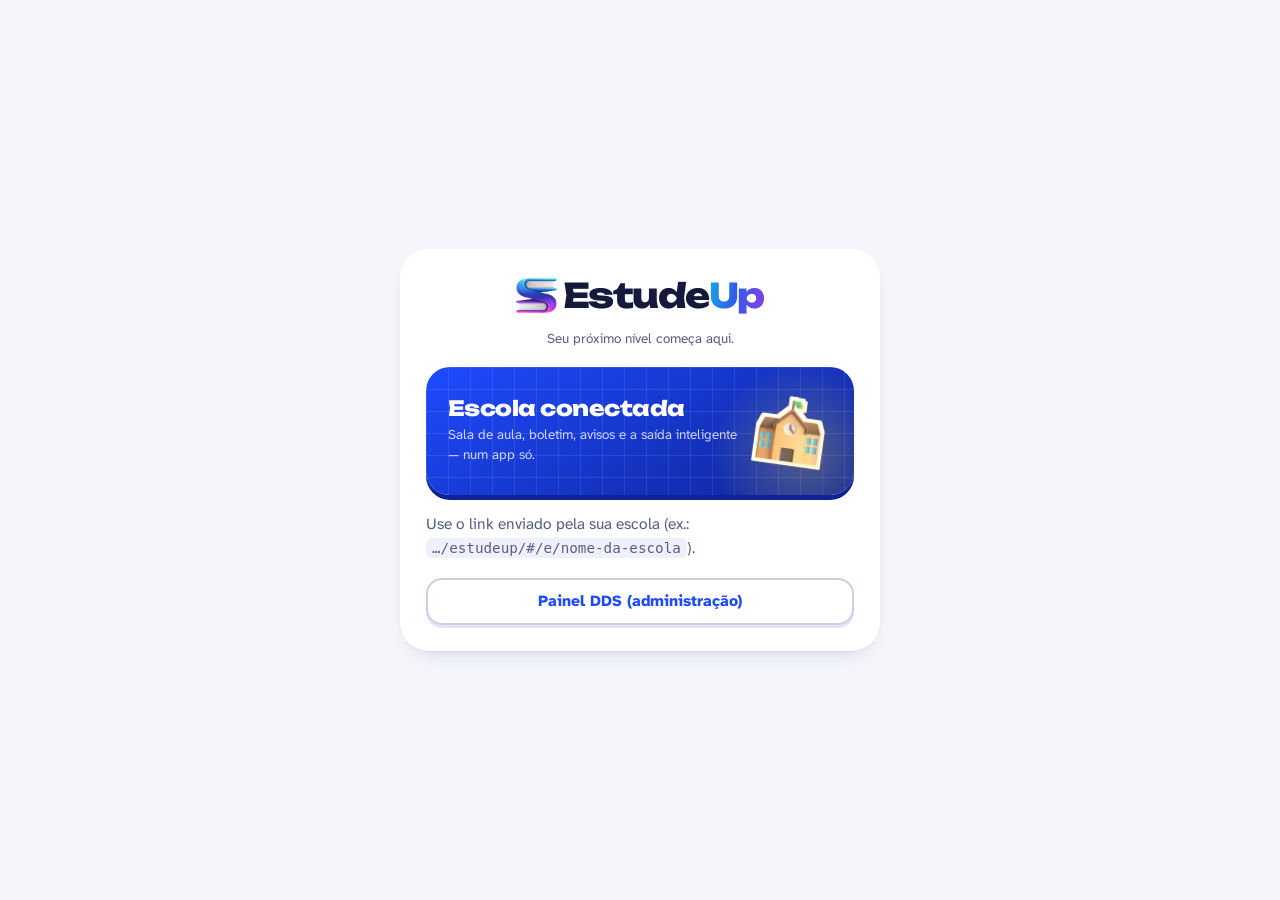
<file: escola/index.html>
<!doctype html>
<html lang="pt-BR">
  <head>
    <meta charset="UTF-8" />
    <link rel="icon" href="eu/simbolo-128.png" />
    <link rel="apple-touch-icon" href="eu/simbolo-512.png" />
    <meta name="viewport" content="width=device-width, initial-scale=1" />
    <meta name="theme-color" content="#1F4BFF" />
    <title>EstudeUp Escola</title>
    <link rel="preconnect" href="https://fonts.googleapis.com" />
    <link href="https://fonts.googleapis.com/css2?family=Inter:wght@400;500;600;700;800&display=swap" rel="stylesheet" />
    <script type="module" crossorigin src="/escola/assets/index-BQbHMqCi.js"></script>
    <link rel="stylesheet" crossorigin href="/escola/assets/index-BgyRq0p1.css">
  <link rel="manifest" href="/escola/manifest.webmanifest"><script id="vite-plugin-pwa:register-sw" src="/escola/registerSW.js"></script></head>
  <body>
    <div id="root"></div>
  </body>
</html>
</file>
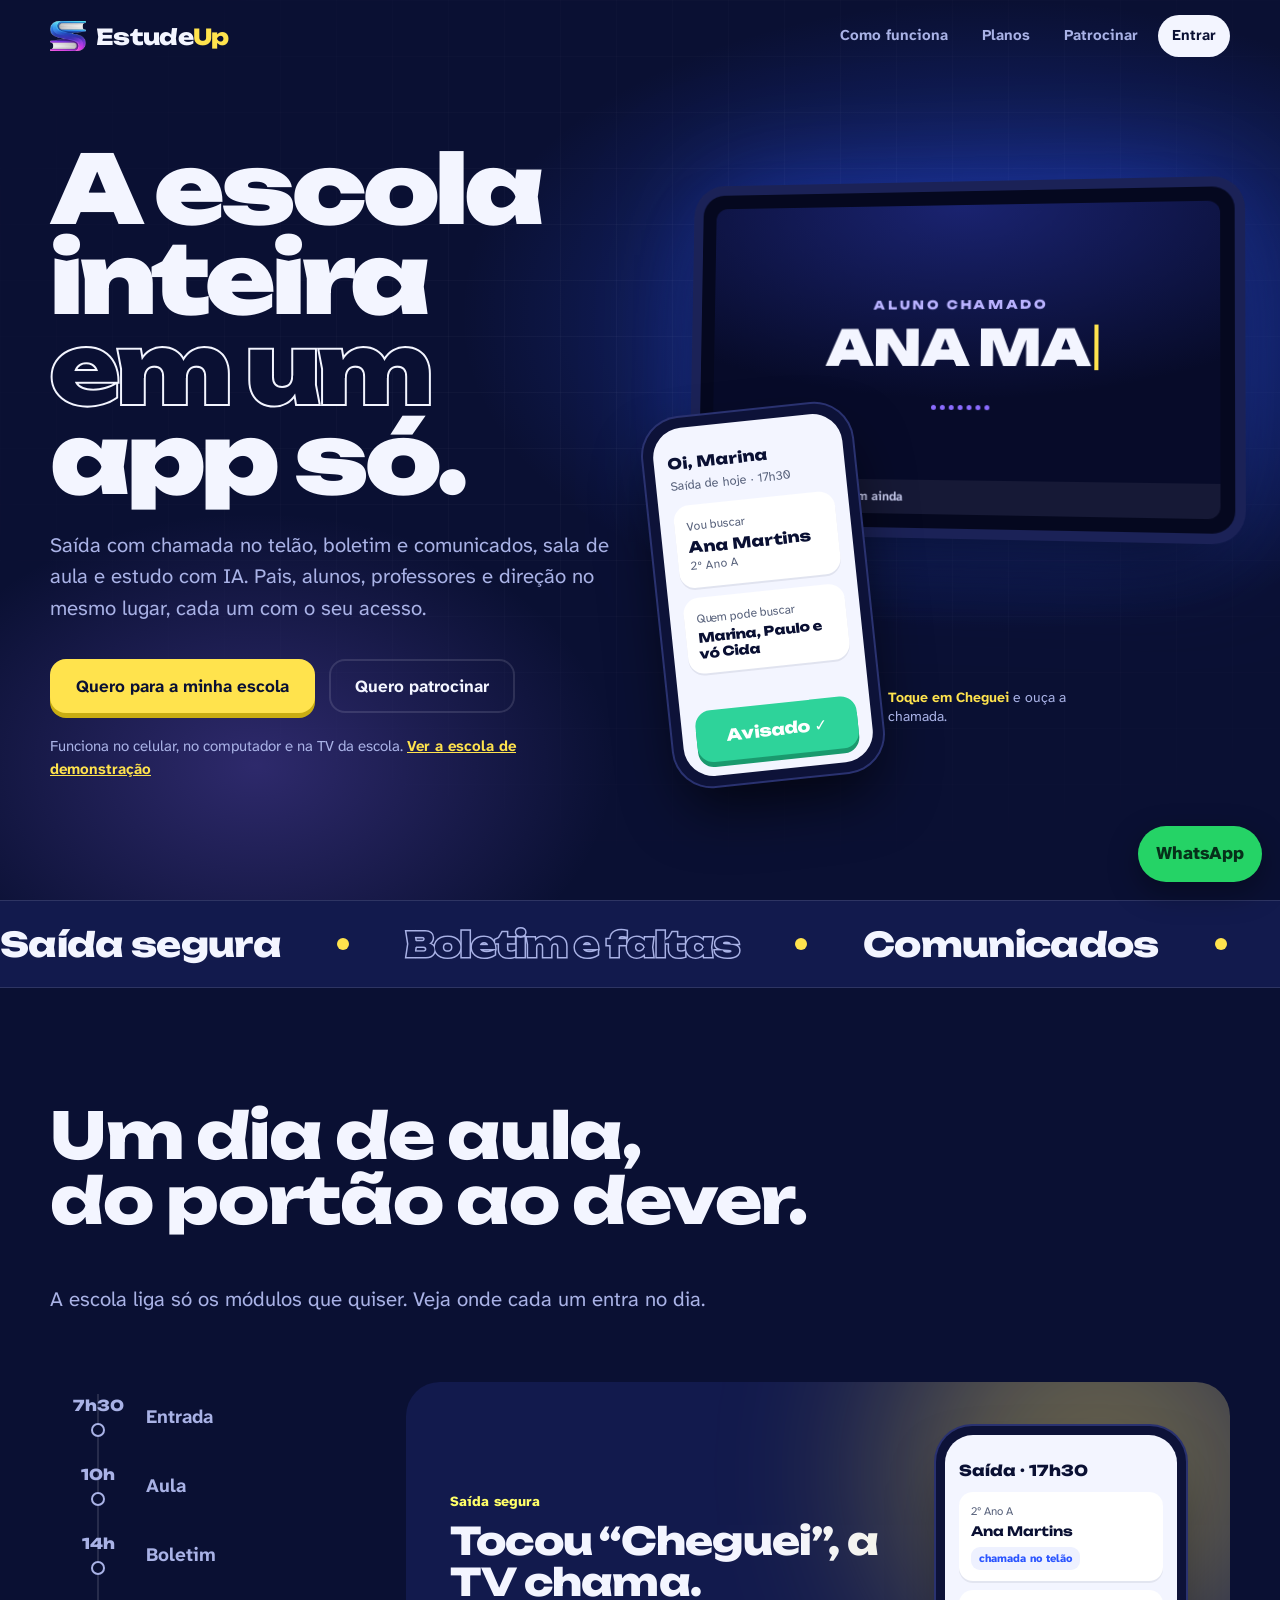
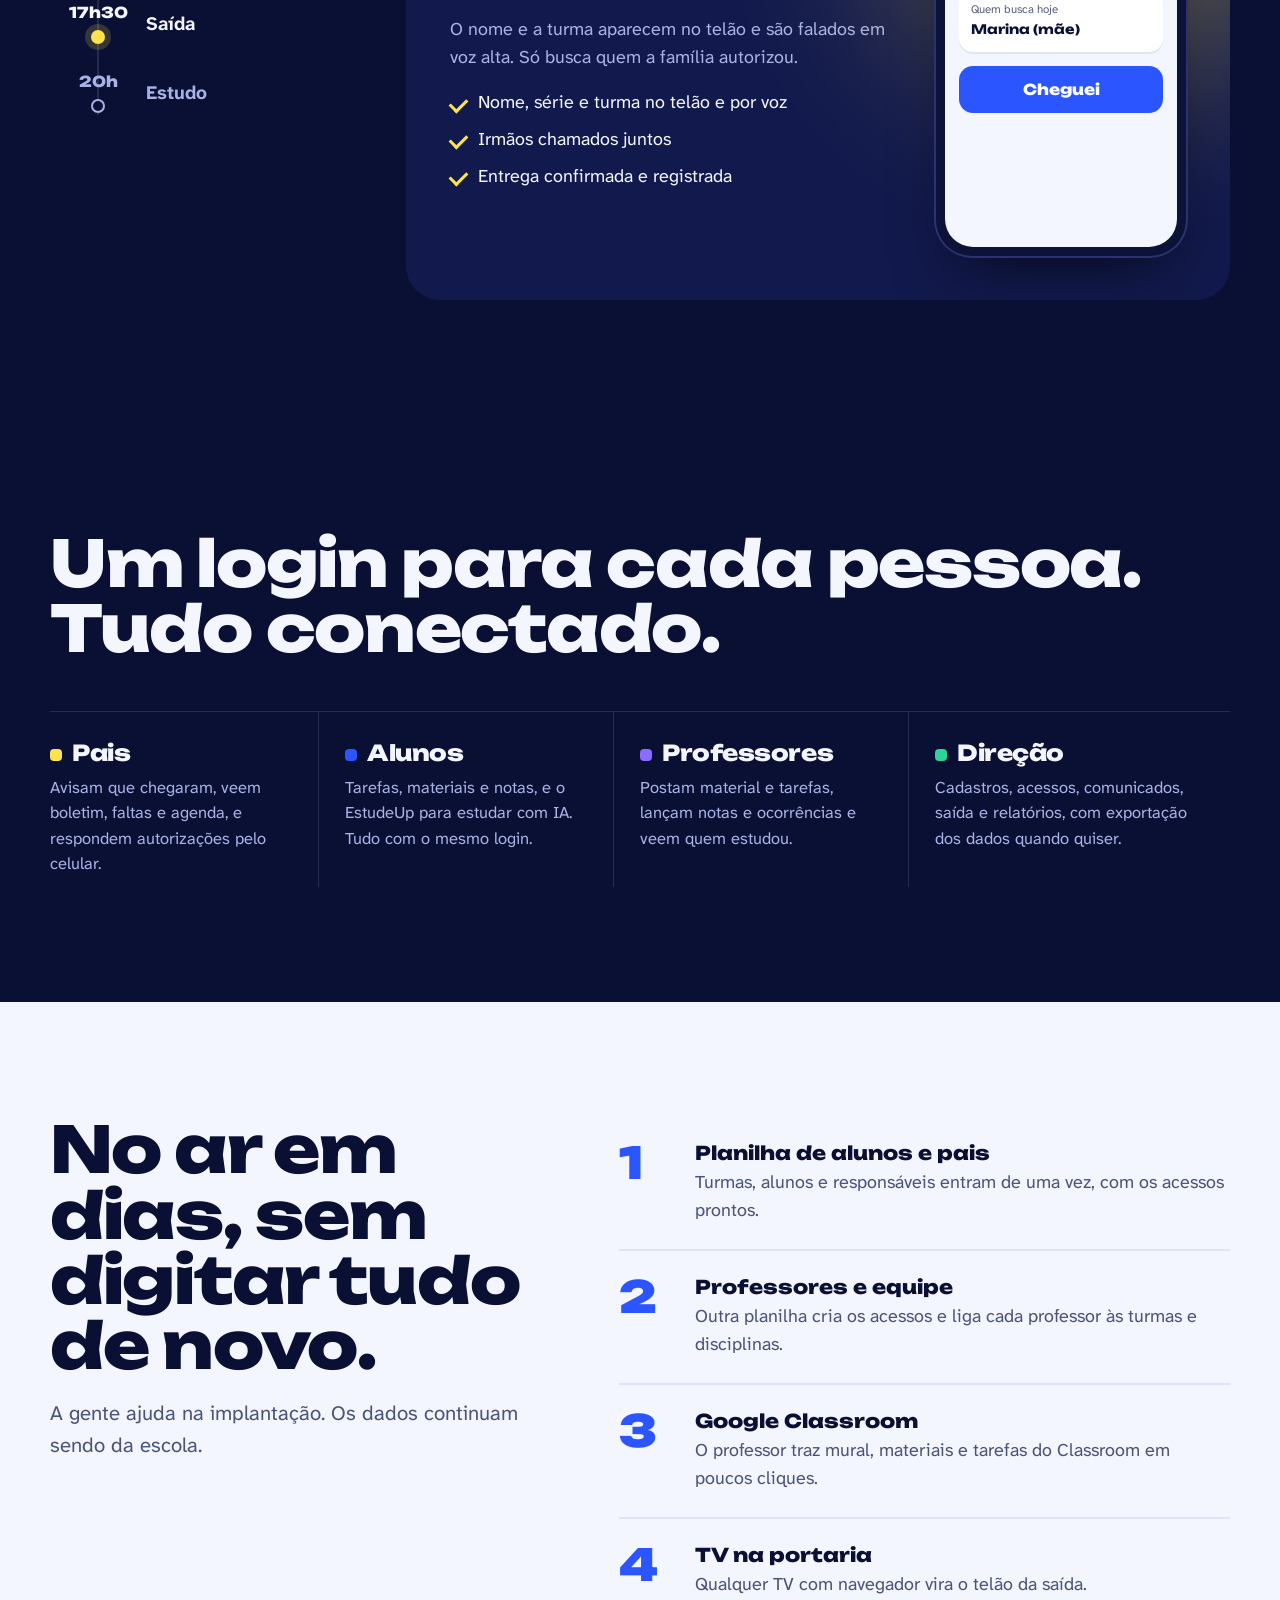
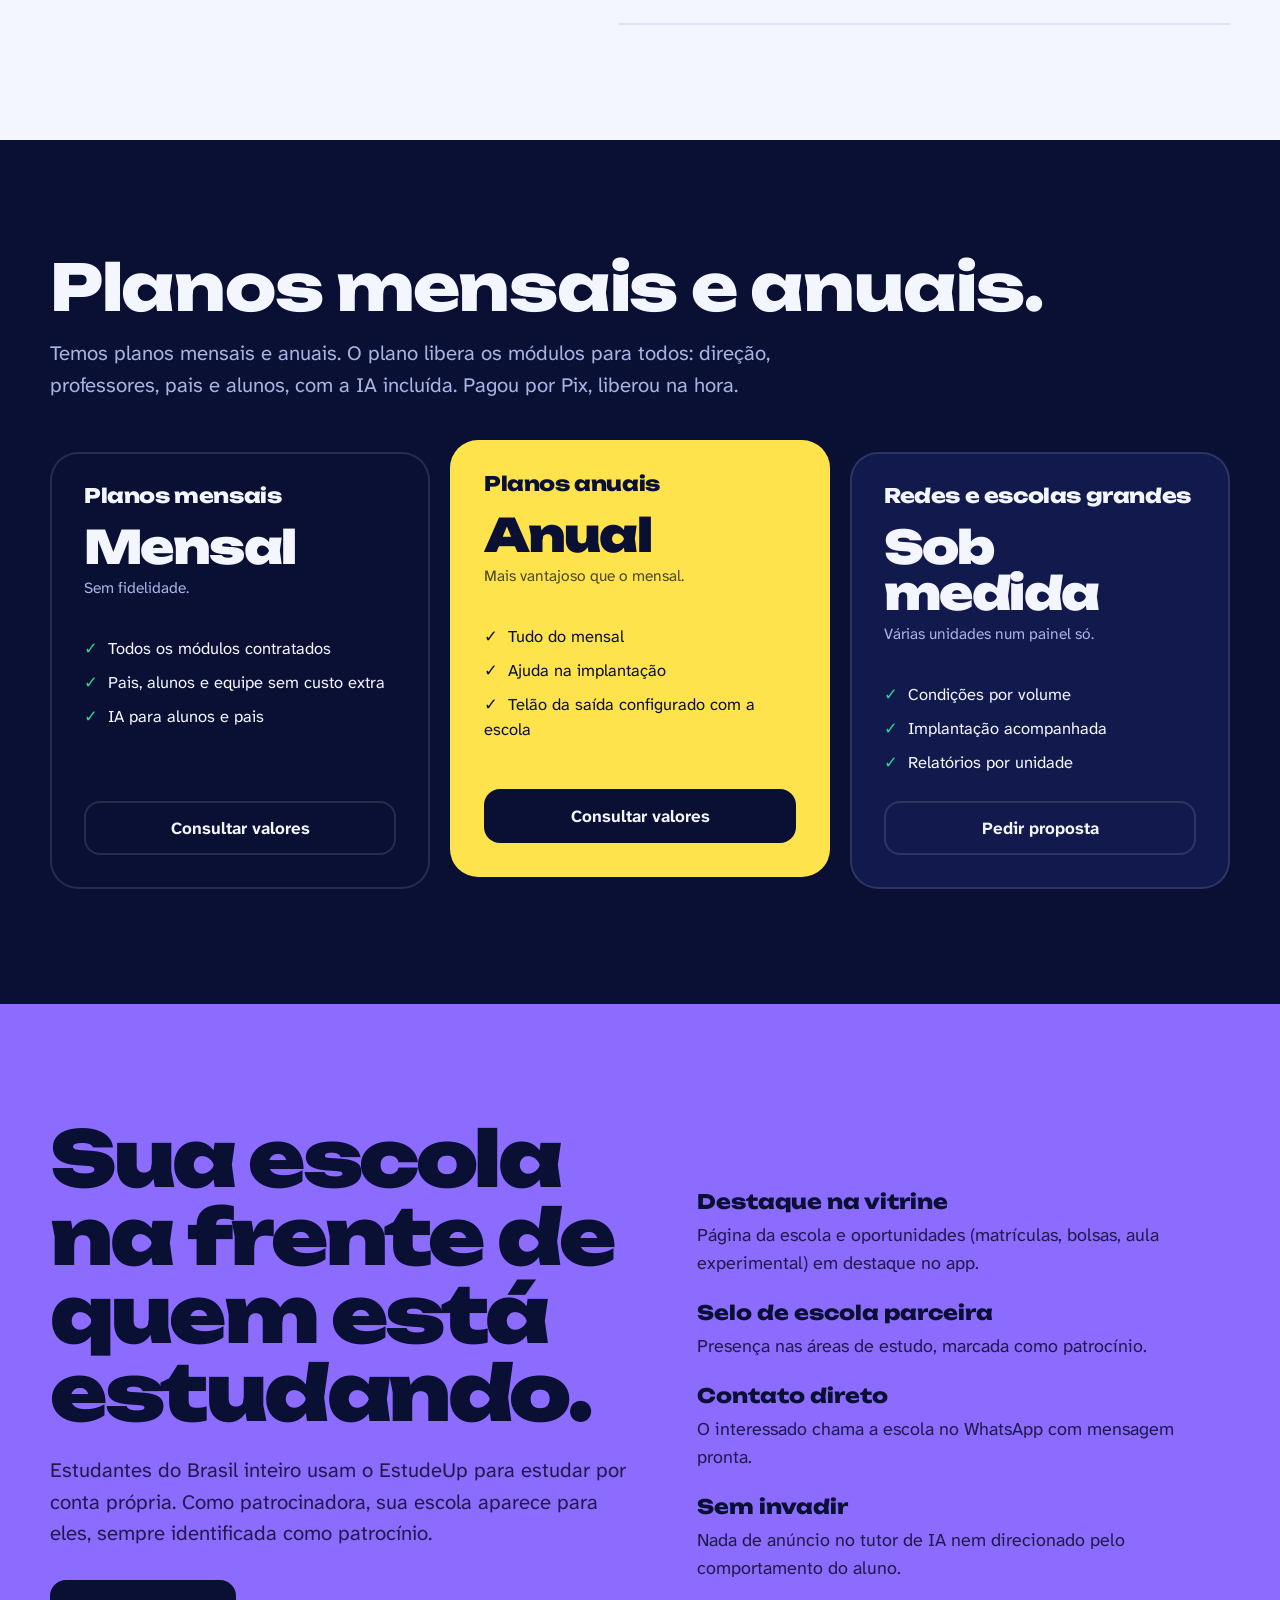
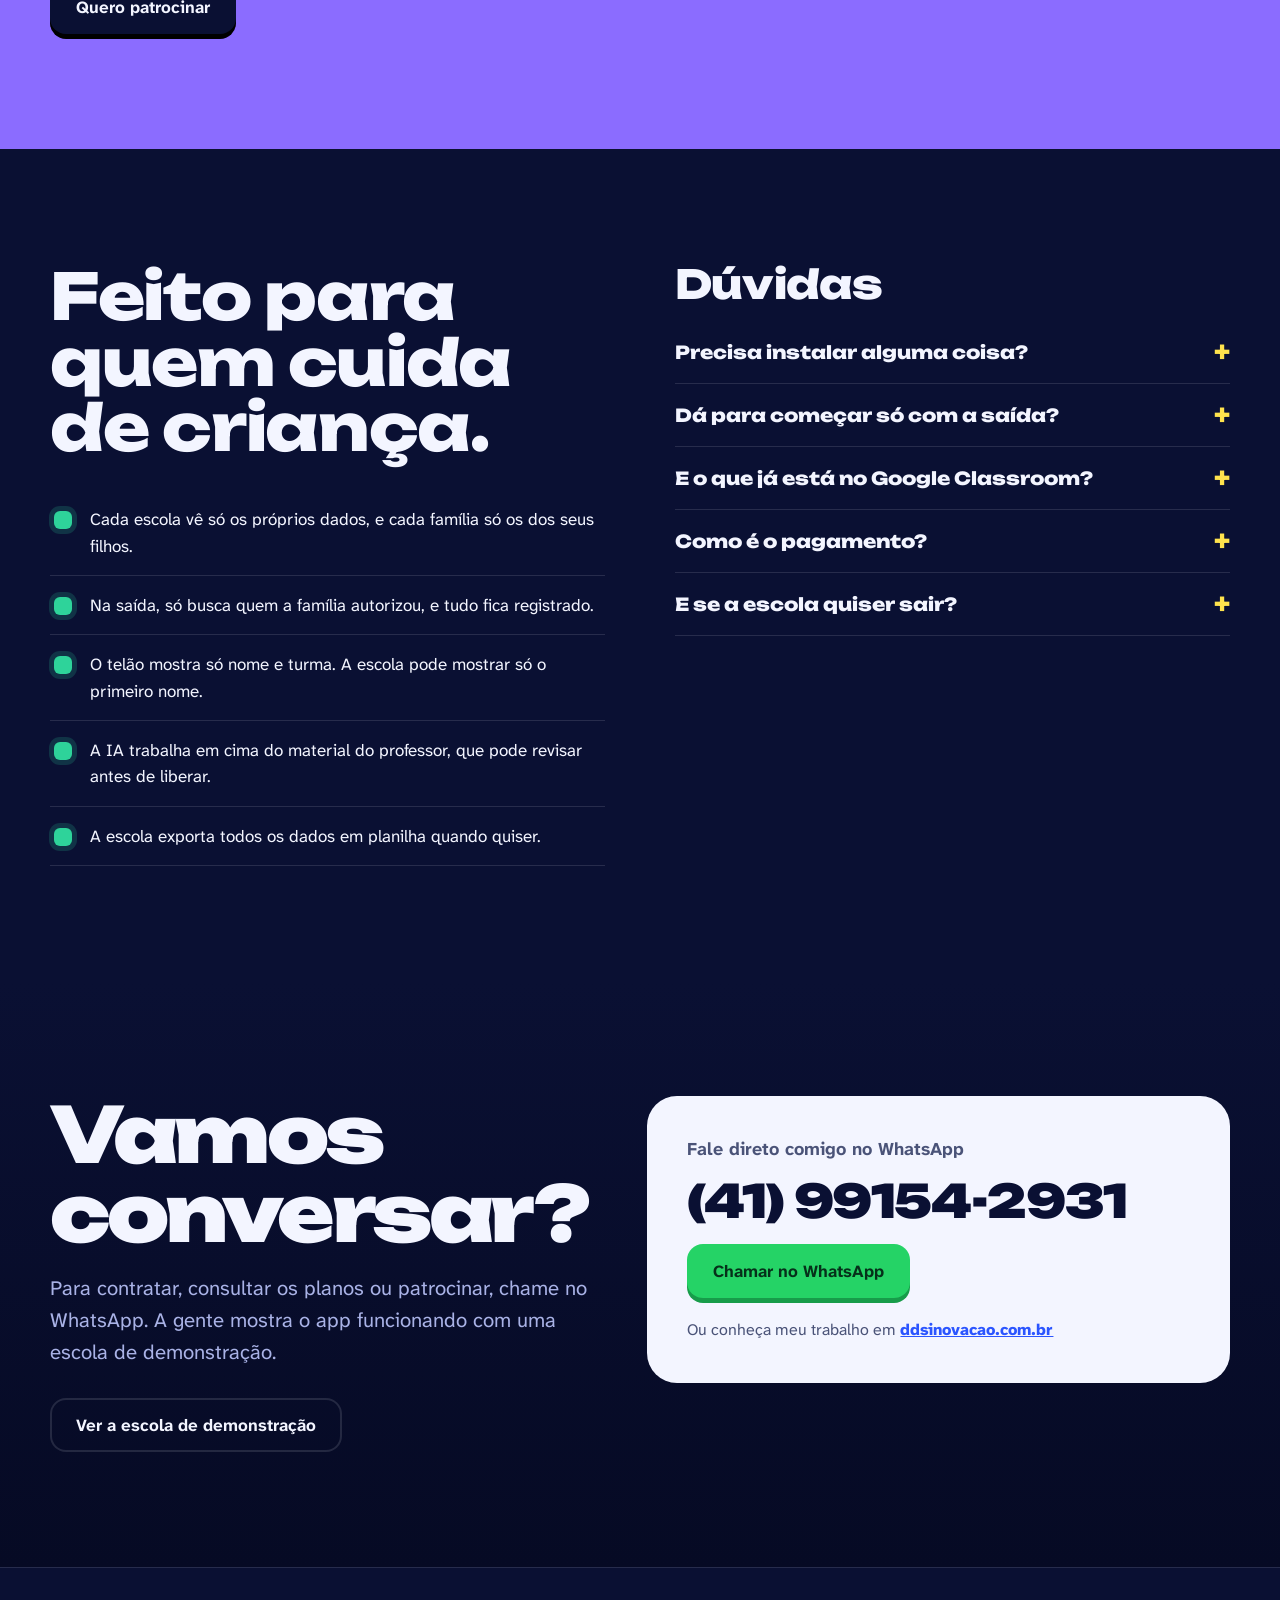
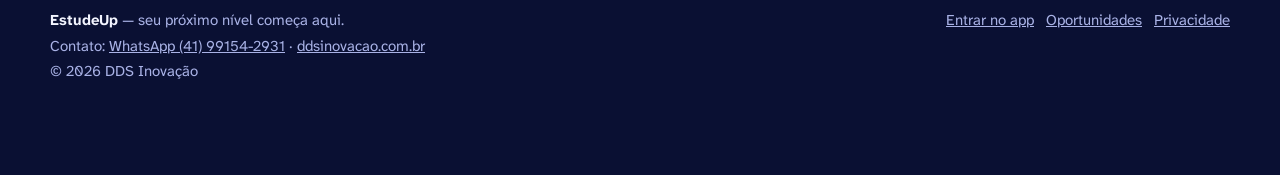
<file: escolas.html>
<!doctype html><meta charset="utf-8"><title>EstudeUp para escolas</title><script>location.replace("/"+location.hash)</script><meta http-equiv="refresh" content="0;url=/"><a href="/">EstudeUp para escolas</a>
</file>
<file: escola/assets/index-BgyRq0p1.css>
@font-face{font-family:Unbounded;src:url(/escola/assets/unbounded-D5afBTBx.woff2) format("woff2-variations"),url(/escola/assets/unbounded-D5afBTBx.woff2) format("woff2");font-weight:200 900;font-display:swap}@font-face{font-family:Atkinson;src:url(/escola/assets/atkinson-next-BcXVPD7q.woff2) format("woff2-variations"),url(/escola/assets/atkinson-next-BcXVPD7q.woff2) format("woff2");font-weight:200 800;font-display:swap}:root{color-scheme:light dark;--brand:#1F4BFF;--brand-deep:#0D2397;--brand-strong:#1336D1;--school:#1F4BFF;--hl:#FFE34D;--hl-strong:#E8C500;--hl-soft:#FFF6C2;--pink:#FF5C9D;--pink-soft:#FFE3EE;--display:"Unbounded","Atkinson",system-ui,sans-serif;--font:"Atkinson",system-ui,-apple-system,"Segoe UI",Roboto,sans-serif;--bg:#F4F6FB;--bg-glow:transparent;--surface:#ffffff;--surface-2:#EEF1F9;--surface-3:#E1E5F1;--ink:#151A3D;--ink-2:#565E85;--muted:#8B92B2;--line:#E1E5F1;--line-strong:#C9D0E4;--brand-ink:#1F4BFF;--brand-soft:#E5EBFF;--on-brand:#ffffff;--ok:#12B981;--ok-deep:#0B8F63;--ok-soft:#DCF7EC;--warn:#E5A800;--warn-soft:#FFF4CC;--danger:#F43F5E;--danger-soft:#FFE4E9;--violet:#8457F0;--violet-soft:#EEE7FE;--shadow-sm:0 1px 0 rgba(21,26,61,.04);--shadow:0 1px 2px rgba(21,26,61,.05),0 10px 24px -16px rgba(21,26,61,.3);--shadow-brand:0 4px 0 var(--brand-deep);--radius:20px;--radius-sm:16px;--glass:color-mix(in srgb,var(--bg) 82%,transparent);--mola:cubic-bezier(.34,1.56,.64,1);--grid:linear-gradient(rgba(255,255,255,.09) 1px,transparent 1px) 0 0/22px 22px,linear-gradient(90deg,rgba(255,255,255,.09) 1px,transparent 1px) 0 0/22px 22px;--safe-b:env(safe-area-inset-bottom,0px)}@media (prefers-color-scheme: dark){:root{--bg:#0E1230;--surface:#181D45;--surface-2:#1F2553;--surface-3:#2A3168;--ink:#EEF1FF;--ink-2:#ADB4DA;--muted:#7C84B4;--line:#2A3168;--line-strong:#39427F;--brand:#6F8BFF;--brand-strong:#4E6CF5;--brand-deep:#2B44C4;--brand-ink:#8FA6FF;--brand-soft:#222B66;--on-brand:#0B0F2B;--hl-soft:#3A3417;--pink-soft:#3B1C35;--ok:#34D399;--ok-deep:#12B981;--ok-soft:#123A33;--danger:#FB7185;--danger-soft:#3D1B2B;--warn-soft:#3A3218;--violet-soft:#2A1F5C;--shadow-sm:none;--shadow:0 0 0 1px #262D63}}*{box-sizing:border-box}html,body{margin:0;min-height:100%}body{background:var(--bg);color:var(--ink);font-family:var(--font);font-size:15.5px;line-height:1.5;-webkit-font-smoothing:antialiased;-webkit-tap-highlight-color:transparent}button{font:inherit;cursor:pointer;border:0;color:inherit;background:none}input,select,textarea{font:inherit;color:inherit}h1,h2{margin:0;font-family:var(--display);font-weight:700;line-height:1.12;letter-spacing:-.025em}h3,h4{margin:0;font-weight:800;letter-spacing:-.01em;line-height:1.2}p{margin:0}a{color:var(--brand-ink);text-underline-offset:3px}code{font-family:ui-monospace,SFMono-Regular,Menlo,monospace;font-size:.92em;background:var(--surface-2);padding:2px 6px;border-radius:6px}.muted{color:var(--ink-2)}.small{font-size:13.5px}.tiny{font-size:11px;letter-spacing:.08em;text-transform:uppercase;font-weight:800;color:var(--ink-2)}.num{font-family:var(--display);font-weight:700;letter-spacing:-.03em}.row{display:flex;gap:10px;align-items:center}.row.wrap{flex-wrap:wrap}.between{justify-content:space-between}.grow{flex:1;min-width:0}.stack{display:flex;flex-direction:column;gap:12px}.stack.lg{gap:18px}.grid{display:grid;gap:14px}.center{text-align:center}.ellipsis{white-space:nowrap;overflow:hidden;text-overflow:ellipsis}:focus-visible{outline:3px solid color-mix(in srgb,var(--brand) 55%,transparent);outline-offset:2px;border-radius:10px}.sr-only{position:absolute;width:1px;height:1px;overflow:hidden;clip:rect(0 0 0 0)}.ico{width:20px;height:20px;flex:none;stroke:currentColor;fill:none;stroke-width:2.2;stroke-linecap:round;stroke-linejoin:round}.sticker{display:block;width:52px;height:52px;object-fit:contain;flex:none;user-select:none;pointer-events:none;transform:rotate(var(--giro,-6deg));transition:transform .4s var(--mola)}.sticker.sm{width:36px;height:36px}.sticker.lg{width:84px;height:84px}:is(button,a):active .sticker{transform:rotate(8deg) scale(1.12)}.hl{background:linear-gradient(transparent 55%,var(--hl) 55%);padding:0 .1em}.brandmark-eu{display:inline-flex;align-items:center;gap:6px;font-family:var(--display);font-weight:800;letter-spacing:-.045em;line-height:1;color:var(--ink)}.brandmark-eu img{height:1.2em;width:auto}.brandmark-eu .up{background:linear-gradient(100deg,#17a9e6,#2f5bea 48%,#8a3fe6);-webkit-background-clip:text;background-clip:text;color:transparent}@media (prefers-color-scheme: dark){.brandmark-eu .up{background-image:linear-gradient(100deg,#5fd4ff,#86a2ff 48%,#c99bff)}}.card{background:var(--surface);border:0;border-radius:var(--radius);padding:16px;box-shadow:var(--shadow)}.card.flat{box-shadow:none;background:var(--surface-2);border-color:transparent}.card.pad-lg{padding:22px}.section-title{display:flex;align-items:center;justify-content:space-between;gap:10px;margin:6px 2px 2px}.section-title h2{font-size:17px}.hero{position:relative;overflow:hidden;border-radius:24px;padding:22px;color:#fff;background:var(--grid),linear-gradient(150deg,#1f4bff,#0d2397);box-shadow:0 5px #0d2397}.hero:after{content:"";position:absolute;right:-50px;bottom:-60px;width:200px;height:200px;border-radius:50%;background:radial-gradient(circle,rgba(255,227,77,.28),transparent 65%)}.hero h1 .hl,.hero h2 .hl{background:linear-gradient(transparent 58%,#ffe34d8c 58%)}.hero .muted{color:#ffffffc7}.hero.ok{background:var(--grid),linear-gradient(150deg,#14b87a,#0b6b4a);box-shadow:0 5px #0b6b4a}.hero.warn{background:var(--grid),linear-gradient(150deg,#f2a516,#a85d00);box-shadow:0 5px #a85d00}.hero.pink{background:var(--grid),linear-gradient(150deg,#ff5c9d,#b4236a);box-shadow:0 5px #b4236a}.hero.violet{background:var(--grid),linear-gradient(150deg,#8457f0,#4b25b0);box-shadow:0 5px #4b25b0}.hero h1{font-size:26px;font-weight:800}.hero h2{font-size:21px;font-weight:800}.btn{display:inline-flex;align-items:center;justify-content:center;gap:8px;background:var(--brand);color:#fff;border-radius:var(--radius-sm);padding:12px 18px;font-weight:800;text-decoration:none;transition:transform .18s var(--mola),box-shadow .15s,background .2s;box-shadow:0 4px 0 var(--brand-deep);white-space:nowrap}.btn:hover{filter:brightness(1.05)}.btn:active{transform:translateY(3px);box-shadow:0 1px 0 var(--brand-deep)}.btn:disabled{opacity:.45;cursor:not-allowed;transform:none}.btn.big{width:100%;padding:17px;font-size:17px;border-radius:18px}.btn.huge{width:100%;padding:22px 18px;font-size:19px;border-radius:20px;font-family:var(--display);font-weight:700;letter-spacing:-.02em}.btn.ghost{background:var(--surface);color:var(--brand-ink);box-shadow:inset 0 0 0 2px var(--line-strong),0 3px 0 var(--line)}.btn.ghost:active{box-shadow:inset 0 0 0 2px var(--line-strong),0 1px 0 var(--line)}.btn.plain{background:var(--surface-2);color:var(--ink);box-shadow:none}.btn.line{background:transparent;color:var(--ink-2);box-shadow:inset 0 0 0 2px var(--line)}.btn.ok{background:var(--ok);box-shadow:0 4px 0 var(--ok-deep)}.btn.ok:active{box-shadow:0 1px 0 var(--ok-deep)}.btn.warn{background:#e5a800;box-shadow:0 4px #a87b00}.btn.danger{background:var(--danger);box-shadow:0 4px #b3243e}.btn.hl{background:var(--hl);color:#0d2397;box-shadow:0 4px 0 var(--hl-strong)}.btn.white{background:#fff;color:#0d2397;box-shadow:0 4px #0d239759}.btn.glass{background:#ffffff29;color:#fff;box-shadow:inset 0 0 0 1.5px #ffffff59}.btn.sm{padding:8px 12px;border-radius:11px;font-size:13px}.btn.icon{padding:9px;border-radius:12px}.btn.block{width:100%}.link{background:none;color:var(--brand-ink);font-weight:700;padding:0;text-decoration:none}.link:hover{text-decoration:underline}.pill{display:inline-flex;align-items:center;gap:6px;padding:4px 10px;border-radius:999px;font-size:12px;font-weight:700;white-space:nowrap}.pill:before{content:"";width:6px;height:6px;border-radius:50%;background:currentColor;opacity:.85}.pill.nodot:before{display:none}.st-waiting_arrival{background:var(--warn-soft);color:var(--warn)}.st-queued{background:var(--brand-soft);color:var(--brand-ink)}.st-called{background:var(--violet-soft);color:var(--violet)}.st-preparing{background:var(--warn-soft);color:var(--warn)}.st-ready{background:var(--ok-soft);color:var(--ok)}.st-delivered{background:var(--surface-3);color:var(--muted)}.st-cancelled{background:var(--danger-soft);color:var(--danger)}@media (prefers-color-scheme: dark){.st-called{color:#b794ff}.st-ready{color:#3ddc9a}.st-waiting_arrival,.st-preparing{color:#ffbf47}.st-cancelled{color:#ff7b86}}.chip{display:inline-flex;align-items:center;gap:6px;padding:8px 14px;border-radius:999px;background:var(--surface);font-weight:800;font-size:13.5px;color:var(--ink-2);box-shadow:inset 0 0 0 2px var(--line);transition:transform .2s var(--mola)}.chip.on{background:var(--brand);color:#fff;box-shadow:none;transform:rotate(-1.5deg)}.chip:active{transform:scale(.93)}.daybtn{width:36px;height:36px;border-radius:12px;background:var(--surface-2);font-weight:800;color:var(--muted)}.daybtn.on{background:var(--hl);color:#0d2397}.field{display:flex;flex-direction:column;gap:6px;margin-bottom:12px}.field label,.label{font-weight:700;font-size:12.5px;color:var(--ink-2)}.field input,.field select,.field textarea,.input{border:1.5px solid var(--line-strong);border-radius:13px;padding:11px 13px;background:var(--surface);transition:border .15s,box-shadow .15s;min-width:0}.field input:focus,.field select:focus,.field textarea:focus,.input:focus{outline:none;border-color:var(--brand);box-shadow:0 0 0 4px var(--brand-soft)}.field input:disabled{opacity:.6}.help{font-size:12px;color:var(--muted)}.switch{position:relative;width:48px;height:28px;flex:none}.switch input{position:absolute;opacity:0;inset:0;margin:0;cursor:pointer;z-index:1}.switch span{position:absolute;inset:0;border-radius:999px;background:var(--surface-3);transition:.2s}.switch span:after{content:"";position:absolute;top:3px;left:3px;width:22px;height:22px;border-radius:50%;background:#fff;box-shadow:0 1px 3px #00000040;transition:.2s}.switch input:checked+span{background:var(--ok)}.switch input:checked+span:after{transform:translate(20px)}.switch input:disabled+span{opacity:.5}.setting{display:flex;gap:14px;align-items:center;padding:14px 0;border-bottom:1px solid var(--line)}.setting:last-child{border-bottom:0}.setting b{display:block;font-size:14.5px}.seg{display:flex;background:var(--surface-2);border-radius:13px;padding:4px;gap:4px}.seg button{flex:1;padding:8px 10px;border-radius:10px;font-weight:700;font-size:13px;color:var(--muted)}.seg button.on{background:var(--surface);color:var(--ink);box-shadow:var(--shadow-sm)}.search{position:relative}.search .ico{position:absolute;left:12px;top:50%;transform:translateY(-50%);color:var(--muted);width:18px;height:18px}.search input{width:100%;padding-left:38px}.avatar.photo{object-fit:cover;background:var(--surface-2);display:block}.avatar{width:44px;height:44px;border-radius:15px;display:grid;place-items:center;font-weight:800;color:#fff;flex:none;letter-spacing:-.02em}.logo{width:40px;height:40px;border-radius:13px;display:grid;place-items:center;font-weight:800;color:#fff;background:var(--brand);overflow:hidden;flex:none}.logo img{width:100%;height:100%;object-fit:contain;background:#fff}.appbar{position:sticky;top:0;z-index:30;display:flex;align-items:center;gap:10px;padding:10px 14px;padding-top:max(10px,env(safe-area-inset-top));background:var(--glass);backdrop-filter:saturate(1.6) blur(16px);-webkit-backdrop-filter:saturate(1.6) blur(16px);border-bottom:1px solid var(--line)}.appbar .titles{flex:1;min-width:0}.appbar .t1{font-family:var(--display);font-weight:700;font-size:16px;letter-spacing:-.02em;letter-spacing:-.01em;white-space:nowrap;overflow:hidden;text-overflow:ellipsis}.appbar .t2{font-size:12px;color:var(--muted);white-space:nowrap;overflow:hidden;text-overflow:ellipsis}.backbtn{width:42px;height:42px;border-radius:15px;display:grid;place-items:center;background:var(--surface);color:var(--ink);flex:none;box-shadow:0 0 0 1.5px var(--line);transition:transform .18s var(--mola)}.backbtn:active{transform:scale(.88)}.backbtn:hover{background:var(--surface-3)}.iconbtn{width:40px;height:40px;border-radius:13px;display:grid;place-items:center;color:var(--ink-2);flex:none;position:relative}.iconbtn:hover{background:var(--surface-2)}.menu{position:absolute;right:0;top:46px;min-width:220px;background:var(--surface);border:1px solid var(--line);border-radius:16px;box-shadow:var(--shadow);padding:6px;z-index:40}.menu button,.menu a{display:flex;width:100%;align-items:center;gap:10px;padding:11px 12px;border-radius:11px;font-weight:600;text-align:left;text-decoration:none}.menu button:hover,.menu a:hover{background:var(--surface-2)}.menu .danger{color:var(--danger)}.app-shell{max-width:520px;margin:0 auto;min-height:100vh;display:flex;flex-direction:column}.app-body{padding:16px 16px calc(96px + var(--safe-b));flex:1;display:flex;flex-direction:column;gap:14px}.bottomnav{position:fixed;left:50%;transform:translate(-50%);bottom:calc(12px + var(--safe-b));z-index:30;width:min(492px,calc(100% - 24px));display:flex;gap:4px;padding:6px;border-radius:24px;background:var(--glass);backdrop-filter:saturate(1.6) blur(18px);-webkit-backdrop-filter:saturate(1.6) blur(18px);border:1px solid var(--line);box-shadow:var(--shadow)}.bottomnav a{flex:1;display:flex;flex-direction:column;align-items:center;gap:3px;padding:8px 4px;border-radius:18px;font-size:11px;font-weight:700;color:var(--muted);text-decoration:none}.bottomnav a.on{background:var(--brand);color:#fff;transform:rotate(-1.5deg)}.bottomnav .ico{width:22px;height:22px}.kid{display:flex;gap:12px;align-items:center;background:var(--surface);border:2px solid transparent;box-shadow:var(--shadow);border-radius:20px;padding:12px;cursor:pointer;width:100%;text-align:left;transition:border .15s,background .15s,transform .1s}.kid:active{transform:scale(.99)}.kid.sel{border-color:var(--brand);background:var(--brand-soft);transform:rotate(-.6deg)}.kid.dis{opacity:.55;cursor:not-allowed}.check{width:28px;height:28px;border-radius:10px;border:2px solid var(--line-strong);margin-left:auto;display:grid;place-items:center;color:#fff;font-weight:800;flex:none}.kid.sel .check{background:var(--hl);border-color:var(--hl-strong);color:#0d2397}.who{display:flex;gap:8px;overflow-x:auto;padding-bottom:2px;scrollbar-width:none}.who button{display:flex;align-items:center;gap:8px;padding:8px 12px 8px 8px;border-radius:16px;background:var(--surface);border:2px solid var(--line);white-space:nowrap;font-weight:700;font-size:13.5px}.who button.on{border-color:var(--brand);background:var(--brand-soft)}.pulse{width:12px;height:12px;border-radius:50%;background:#fff;box-shadow:0 0 #ffffffb3;animation:pulse 1.6s infinite}@keyframes pulse{70%{box-shadow:0 0 0 14px #fff0}to{box-shadow:0 0 #fff0}}.walk{font-size:44px;line-height:1;animation:walk 1.2s ease-in-out infinite}@keyframes walk{50%{transform:translateY(-4px)}}.steps{display:flex;gap:6px;margin-top:14px}.steps span{flex:1;height:6px;border-radius:6px;background:#ffffff40}.steps span.on{background:#fff}.timeline{display:flex;flex-direction:column;gap:10px;padding:0;margin:0;list-style:none}.tl{display:flex;gap:10px;align-items:center;font-size:14px}.dot{width:12px;height:12px;border-radius:50%;background:var(--surface-3);flex:none}.dot.done{background:var(--ok)}.dot.now{background:var(--brand);box-shadow:0 0 0 4px var(--brand-soft)}.listrow{display:flex;gap:12px;align-items:center;padding:12px 0;border-bottom:1px solid var(--line)}.listrow:last-child{border-bottom:0}.empty{display:flex;flex-direction:column;align-items:center;gap:8px;text-align:center;padding:30px 16px;color:var(--muted)}.empty .ico{width:34px;height:34px;color:var(--brand-ink);opacity:.7}.code{font-family:var(--display);font-size:32px;font-weight:700;letter-spacing:10px;text-align:center;color:var(--ink)}.distance{display:inline-flex;align-items:center;gap:6px;padding:6px 12px;border-radius:999px;background:#ffffff2e;font-weight:700;font-size:13px}.page{max-width:1240px;margin:0 auto;padding:18px 16px 60px}.kpis{display:grid;grid-template-columns:repeat(4,1fr);gap:12px}.kpi{background:var(--surface);border:0;border-radius:18px;padding:14px 16px;box-shadow:var(--shadow-sm)}.kpi b{display:block;font-family:var(--display);font-size:28px;margin-top:2px;letter-spacing:-.03em}.qgrid{display:grid;grid-template-columns:repeat(auto-fill,minmax(300px,1fr));gap:12px}.qcard{background:var(--surface);border:2px solid transparent;border-radius:22px;padding:14px;display:flex;flex-direction:column;gap:12px;box-shadow:var(--shadow-sm);position:relative;overflow:hidden}.qcard:before{content:"";position:absolute;left:0;top:0;bottom:0;width:5px;background:var(--brand)}.qcard.called:before{background:var(--violet)}.qcard.pending:before{background:var(--warn)}.qcard.restricted{border-color:color-mix(in oklab,var(--danger) 45%,transparent)}.qcard.restricted:before{background:var(--danger)}.qcard .name{font-size:18px;font-weight:800;letter-spacing:-.02em}.qcard .actions{display:flex;gap:8px}.qcard .actions .btn{flex:1}.alert-red{background:var(--danger-soft);color:var(--danger);border-radius:12px;padding:9px 11px;font-size:13px;font-weight:700}.alert-warn{background:var(--warn-soft);color:var(--warn);border-radius:12px;padding:9px 11px;font-size:13px;font-weight:700}.layout2{display:grid;grid-template-columns:1fr 330px;gap:16px;align-items:start}.hint{background:var(--warn-soft);color:var(--ink-2);border-radius:14px;padding:11px 13px;font-size:13px}.admin{display:grid;grid-template-columns:250px 1fr;gap:18px;align-items:start}.sidenav{position:sticky;top:76px;display:flex;flex-direction:column;gap:2px;padding:8px}.sidenav a{display:flex;align-items:center;gap:11px;padding:11px 12px;border-radius:13px;font-weight:700;color:var(--ink-2);text-decoration:none;font-size:14px}.sidenav a:hover{background:var(--surface-2)}.sidenav a.on{background:var(--brand);color:#fff;box-shadow:0 3px 0 var(--brand-deep)}.sidenav .grp{font-size:10.5px;font-weight:800;letter-spacing:.08em;text-transform:uppercase;color:var(--muted);padding:12px 12px 4px}.tiles{display:grid;grid-template-columns:repeat(2,1fr);gap:10px}.tile{display:flex;flex-direction:column;gap:10px;padding:16px;border-radius:20px;background:var(--surface);text-decoration:none;box-shadow:var(--shadow);min-height:116px;color:var(--ink);transition:transform .2s var(--mola)}.tile:active{transform:scale(.97) rotate(-1deg)}.tile .tic{width:42px;height:42px;border-radius:14px;display:grid;place-items:center;background:var(--brand-soft);color:var(--brand-ink)}.tile b{font-size:15px}.tile span{font-size:12px;color:var(--muted)}.panel-head{display:flex;align-items:flex-start;justify-content:space-between;gap:12px;flex-wrap:wrap;margin-bottom:14px}.panel-head h2{font-size:21px}table{width:100%;border-collapse:collapse}th,td{text-align:left;padding:11px 8px;border-bottom:1px solid var(--line);font-size:14px;vertical-align:middle}th{font-size:11px;color:var(--muted);text-transform:uppercase;letter-spacing:.06em;font-weight:800}.items{display:flex;flex-direction:column}.item{display:flex;align-items:center;gap:12px;padding:12px 4px;border-bottom:1px solid var(--line)}.item:last-child{border-bottom:0}.item .grow b{display:block}.classcard{display:flex;align-items:center;gap:12px;padding:14px;border-radius:18px;background:var(--surface-2)}.classcard .num{width:44px;height:44px;border-radius:14px;background:var(--brand);color:#fff;display:grid;place-items:center;font-weight:800}.logo-drop{display:flex;flex-direction:column;align-items:center;gap:10px;padding:18px;border:2px dashed var(--line-strong);border-radius:20px;text-align:center;cursor:pointer}.logo-drop:hover{border-color:var(--brand);background:var(--brand-soft)}.swatches{display:flex;gap:8px;flex-wrap:wrap}.swatches button{width:34px;height:34px;border-radius:11px;border:3px solid transparent;box-shadow:inset 0 0 0 1px var(--line-strong)}.swatches button.on{border-color:var(--ink)}.phone-preview{width:100%;max-width:300px;border-radius:30px;padding:8px;background:#0b1120;box-shadow:var(--shadow)}.phone-preview .scr{border-radius:24px;overflow:hidden;background:var(--bg);padding:12px;display:flex;flex-direction:column;gap:10px}.monitor{--brand:var(--school);background:radial-gradient(1000px 500px at 50% -20%,color-mix(in oklab,var(--school) 45%,transparent),transparent 70%),#050a16;color:#fff;min-height:100vh;padding:24px;display:flex;flex-direction:column;gap:18px}.mon-head{display:flex;align-items:center;gap:14px;flex-wrap:wrap}.mon-id{display:flex;align-items:center;gap:14px;flex:1;min-width:0}.mon-back{opacity:.5}.mon-title{min-width:0}.mon-school{font-weight:800;font-size:22px;line-height:1.15}.mon-actions{display:flex;align-items:center;gap:10px}.mon-online{opacity:.85}.mon-wait{opacity:.7;font-size:22px}.mon-head .logo{background:#fff2;border:1px solid #fff3}.mon-main{flex:1;background:#ffffff0a;border:1px solid rgba(255,255,255,.09);border-radius:30px;display:flex;flex-direction:column;align-items:center;justify-content:center;text-align:center;padding:24px}.mon-name{font-size:clamp(46px,9vw,120px);font-weight:800;line-height:1.02;letter-spacing:-.03em}.mon-class{font-size:clamp(22px,3.4vw,42px);font-weight:700;color:color-mix(in oklab,var(--brand) 40%,#fff);margin-top:8px}.mon-tag{margin-top:24px;background:var(--brand);padding:14px 30px;border-radius:18px;font-weight:800;font-size:22px;box-shadow:var(--shadow-brand)}.mon-names{display:flex;flex-wrap:wrap;justify-content:center;gap:6px 34px;font-size:clamp(38px,6.5vw,92px);font-weight:800;line-height:1.05;letter-spacing:-.03em}.mon-footer{background:#ffffff0d;border:1px solid rgba(255,255,255,.09);border-radius:24px;padding:14px 18px;display:flex;flex-direction:column;gap:10px}.mon-footer-title{font-size:13px;letter-spacing:3px;font-weight:800;opacity:.75}.mon-footer-title b{display:inline-grid;place-items:center;min-width:28px;height:28px;padding:0 8px;margin-left:8px;border-radius:999px;background:var(--brand);color:#fff;letter-spacing:0;font-size:15px}.mon-groups{display:flex;flex-wrap:wrap;gap:10px 22px;max-height:30vh;overflow:hidden}.mon-group{display:flex;flex-wrap:wrap;align-items:center;gap:8px}.mon-group-class{font-weight:800;font-size:clamp(14px,1.4vw,19px);color:color-mix(in oklab,var(--brand) 40%,#fff);margin-right:2px}.mon-chip{padding:8px 16px;border-radius:999px;background:#ffffff1a;font-weight:800;font-size:clamp(17px,1.8vw,26px);animation:chipin .35s ease}.mon-chip.late{background:#ffb70338;color:#ffd166}@keyframes chipin{0%{transform:scale(.8);opacity:0}}.flash{animation:flash 1.2s ease 2}@keyframes flash{50%{background:color-mix(in oklab,var(--brand) 55%,transparent)}}.fullscreen-monitor{min-height:100vh;min-height:100dvh}.monitor{overflow-x:hidden}@media (max-width:700px){.monitor{padding:14px 12px calc(14px + env(safe-area-inset-bottom));gap:12px}.mon-head,.mon-id{gap:10px}.mon-id .logo{width:42px!important;height:42px!important;font-size:16px!important}.mon-back .btn{width:38px;height:38px;padding:0}.mon-school{font-size:17px;white-space:nowrap;overflow:hidden;text-overflow:ellipsis}.mon-actions{width:100%;justify-content:space-between}.mon-actions .btn{flex:1;justify-content:center}.mon-main{border-radius:22px;padding:22px 14px;min-height:46vh}.mon-name{font-size:clamp(34px,11vw,56px)}.mon-names{font-size:clamp(28px,8.5vw,44px);gap:4px 18px}.mon-class{font-size:clamp(17px,5vw,24px)}.mon-tag{font-size:16px;padding:11px 20px;margin-top:16px}.mon-wait{font-size:17px}.mon-footer{border-radius:18px;padding:12px 14px}.mon-footer-title{font-size:11.5px;letter-spacing:2px}.mon-chip{font-size:15px;padding:6px 12px}}.modal-bg{position:fixed;inset:0;background:#0307128c;backdrop-filter:blur(4px);display:grid;place-items:center;z-index:50;padding:14px;animation:fade .15s}.modal{background:var(--surface);color:var(--ink);border:1px solid var(--line);border-radius:26px;max-width:540px;width:100%;max-height:92vh;overflow:auto;padding:20px;box-shadow:var(--shadow);animation:rise .2s ease}.modal-head{display:flex;align-items:center;gap:10px;margin-bottom:14px}.modal-head h3{flex:1;font-size:18px}@keyframes fade{0%{opacity:0}}@keyframes rise{0%{transform:translateY(14px);opacity:.4}}@media (max-width:600px){.modal-bg{place-items:end center;padding:0}.modal{border-radius:26px 26px 0 0;padding-bottom:calc(20px + var(--safe-b))}}.toast{position:fixed;left:50%;bottom:calc(100px + var(--safe-b));transform:translate(-50%);background:var(--ink);color:var(--bg);padding:12px 18px;border-radius:14px;z-index:60;font-weight:700;max-width:90vw;box-shadow:var(--shadow);animation:rise .2s}.err{background:var(--danger-soft);color:var(--danger);border-radius:13px;padding:10px 12px;font-size:14px;font-weight:600}.okmsg{background:var(--ok-soft);color:var(--ok);border-radius:13px;padding:10px 12px;font-size:14px;font-weight:600}.offline{background:var(--warn);color:#fff;text-align:center;font-size:13px;font-weight:700;padding:6px}.page-center{min-height:100vh;display:grid;place-items:center;padding:20px}.auth-card{width:100%;max-width:420px;padding:26px;border-radius:28px}.brandmark{display:flex;align-items:center;gap:12px}.powered{text-align:center;font-size:11.5px;color:var(--muted);padding:6px 0 0}@media (max-width:900px){.layout2,.admin{grid-template-columns:1fr}.kpis{grid-template-columns:repeat(2,1fr)}.sidenav{display:none}.hide-m{display:none!important}}@media (min-width:901px){.only-m{display:none!important}}@media print{.appbar,.bottomnav,.btn{display:none!important}body{background:#fff}}.subj{display:inline-flex;align-items:center;gap:6px;padding:3px 10px;border-radius:999px;font-size:12px;font-weight:800;background:color-mix(in srgb,var(--c) 14%,var(--surface));color:color-mix(in srgb,var(--c) 75%,var(--ink))}.subj:before{content:"";width:7px;height:7px;border-radius:50%;background:var(--c)}.subj.big{padding:9px 14px;font-size:14px;box-shadow:inset 0 0 0 2px color-mix(in srgb,var(--c) 30%,transparent)}.kidball{width:28px;height:28px;border-radius:10px;display:grid;place-items:center;background:var(--hl);color:#0d2397;font-family:var(--display);font-weight:700;font-size:14px}.tabs-scroll{display:flex;gap:8px;overflow-x:auto;padding:2px 2px 6px;scrollbar-width:none}.tabs-scroll::-webkit-scrollbar{display:none}.section-title h2{font-size:18px}.slotno{width:34px;height:34px;border-radius:11px;background:var(--brand-soft);color:var(--brand-ink);display:grid;place-items:center;font-family:var(--display);font-weight:700;font-size:13px;flex:none}table.tt{min-width:640px}table.tt th.now,table.tt td.now{background:color-mix(in srgb,var(--hl) 18%,transparent)}.ttcell{border-left:4px solid var(--c);padding:4px 8px;border-radius:6px;background:color-mix(in srgb,var(--c) 9%,transparent)}.ttcell b{display:block;font-size:13px}.ttcell span{font-size:11.5px;color:var(--ink-2)}table.tt-edit td{vertical-align:top;min-width:130px}table.tt-edit td .input{width:100%;margin-bottom:4px;padding:7px 9px;font-size:13px}.todaystrip{display:flex;gap:8px;overflow-x:auto;padding-bottom:4px;scrollbar-width:none}.todaycls{flex:none;min-width:118px;padding:10px 12px;border-radius:16px;background:color-mix(in srgb,var(--c) 12%,var(--surface));border-top:4px solid var(--c);display:flex;flex-direction:column;gap:2px}.todaycls.live{box-shadow:0 0 0 2px var(--c);transform:rotate(-1deg)}.boletim{width:100%;min-width:520px}.boletim th{text-align:center}.boletim th:first-child{text-align:left}.boletim td.g{text-align:center;font-weight:700;font-variant-numeric:tabular-nums}.boletim td.g.strong{font-family:var(--display)}.g.good{color:var(--ok)}.g.mid{color:var(--warn)}.g.bad{color:var(--danger)}.boletim .dot{display:inline-block;width:9px;height:9px;border-radius:50%;margin-right:4px}.barrow{display:grid;grid-template-columns:minmax(90px,150px) 1fr 38px;gap:10px;align-items:center;padding:5px 0}.bar{height:10px;border-radius:999px;background:var(--surface-2);overflow:hidden}.bar i{display:block;height:100%;border-radius:999px;background:var(--brand);transition:width .6s cubic-bezier(.2,.8,.2,1)}.evcard{display:flex;gap:12px;align-items:flex-start}.evdate{width:52px;flex:none;text-align:center;border-radius:14px;background:var(--hl-soft);padding:6px 0}.evdate b{display:block;font-size:22px;line-height:1}.evdate span{font-size:11px;font-weight:800;text-transform:uppercase;color:var(--ink-2)}.ev-pill-prova{background:var(--danger-soft);color:var(--danger)}.ev-pill-trabalho{background:var(--violet-soft);color:var(--violet)}.ev-pill-evento,.ev-pill-reuniao{background:var(--brand-soft);color:var(--brand-ink)}.ev-pill-feriado{background:var(--hl-soft);color:#8a6d00}.ev-pill-passeio{background:var(--ok-soft);color:var(--ok)}@media (prefers-color-scheme: dark){.ev-pill-feriado{color:var(--hl)}}.notice.auth{box-shadow:inset 0 0 0 2px color-mix(in srgb,var(--warn) 45%,transparent),var(--shadow)}.nbody{margin:10px 0 4px;white-space:pre-wrap}.ackrow{display:flex;align-items:center;justify-content:space-between;gap:10px;flex-wrap:wrap;margin-top:10px;padding-top:10px;border-top:1.5px dashed var(--line)}.occ{display:flex;gap:12px;align-items:flex-start}.occpill-elogio{background:var(--ok-soft);color:var(--ok)}.occpill-advertencia{background:var(--danger-soft);color:var(--danger)}.occpill-atraso,.occpill-falta{background:var(--warn-soft);color:var(--warn)}.occpill-saude{background:var(--pink-soft);color:var(--pink)}.occpill-recado{background:var(--brand-soft);color:var(--brand-ink)}.matcard{display:flex;gap:12px;align-items:center;width:100%;text-align:left;transition:transform .2s var(--mola)}.matcard:active{transform:scale(.98)}.pill.ai{background:var(--hl);color:#0d2397}.original{border:2px dashed var(--line-strong);box-shadow:none}.matbody{white-space:pre-wrap;line-height:1.6}.alertcard{display:flex;gap:12px;align-items:center;width:100%;text-align:left}.saidacard{display:flex;gap:12px;align-items:center;width:100%;text-align:left;box-shadow:inset 0 0 0 2px var(--brand-soft),var(--shadow)}.saidacard.open{box-shadow:inset 0 0 0 2px var(--brand),var(--shadow)}.saidacard.coming{background:var(--ok-soft);box-shadow:inset 0 0 0 2px var(--ok),var(--shadow)}.eu-card{display:flex;gap:12px;align-items:center;text-decoration:none;color:var(--ink);background:linear-gradient(120deg,var(--hl-soft),var(--surface) 60%)}.mind{display:flex;flex-direction:column;align-items:center;gap:14px}.mind-center{background:var(--brand);color:#fff;font-family:var(--display);font-weight:700;padding:12px 18px;border-radius:16px;box-shadow:0 4px 0 var(--brand-deep);transform:rotate(-1.5deg)}.mind-branches{display:grid;grid-template-columns:repeat(auto-fit,minmax(180px,1fr));gap:10px;width:100%}.mind-branch{background:var(--surface-2);border-radius:16px;padding:12px;border-top:4px solid hsl(calc(220 + var(--i) * 50) 80% 60%)}.mind-branch ul{margin:6px 0 0;padding-left:18px;font-size:14px}.opt{display:flex;gap:10px;align-items:flex-start;text-align:left;width:100%;padding:13px 14px;border-radius:16px;background:var(--surface);box-shadow:inset 0 0 0 2px var(--line);font-weight:600;transition:transform .2s var(--mola)}.opt b{width:26px;height:26px;border-radius:9px;background:var(--surface-2);display:grid;place-items:center;flex:none}.opt:not(:disabled):active{transform:scale(.97)}.opt.right{box-shadow:inset 0 0 0 2px var(--ok);background:var(--ok-soft)}.opt.right b{background:var(--ok);color:#fff}.opt.wrong{box-shadow:inset 0 0 0 2px var(--danger);background:var(--danger-soft)}.opt.wrong b{background:var(--danger);color:#fff}.flash-card{min-height:200px;width:100%;border-radius:24px;padding:24px;display:flex;flex-direction:column;align-items:center;justify-content:center;gap:14px;text-align:center;background:var(--hl-soft);box-shadow:0 5px 0 var(--hl-strong);transition:transform .35s var(--mola)}.flash-card b{font-size:20px;line-height:1.35}.flash-card.flip{background:var(--brand);color:#fff;box-shadow:0 5px 0 var(--brand-deep);transform:rotate(-1deg)}.flash-card.flip .tiny{color:#fffc}.radiocard{display:flex;gap:10px;align-items:flex-start;padding:12px;border-radius:14px;box-shadow:inset 0 0 0 2px var(--line);cursor:pointer}.radiocard.on{box-shadow:inset 0 0 0 2px var(--brand);background:var(--brand-soft)}.ai-panel.ai-review{box-shadow:inset 0 0 0 2px var(--warn),var(--shadow)}.ai-panel.ai-ready{box-shadow:inset 0 0 0 2px var(--ok),var(--shadow)}.ai-panel.ai-error{box-shadow:inset 0 0 0 2px var(--danger),var(--shadow)}.who .kidball{width:26px;height:26px}.plans{display:grid;grid-template-columns:1fr 1fr;gap:10px}.plan{display:flex;flex-direction:column;gap:8px;position:relative}.plan.best{border:2px solid var(--brand)}.plan .pill{position:absolute;top:-10px;right:10px}.plan .price{font-family:var(--display);font-weight:800;font-size:22px;letter-spacing:-.02em}.plan .price span{font-size:12px;color:var(--muted);font-family:var(--body);font-weight:600;margin-left:2px}.meter{height:10px;border-radius:99px;background:var(--surface);overflow:hidden;margin-top:8px}.meter span{display:block;height:100%;background:linear-gradient(90deg,var(--brand),#7C4DFF,var(--pink,#FF5C9D));border-radius:99px}.planbanner{border:2px solid #FFB020;background:color-mix(in srgb,#FFE34D 18%,var(--card))}.planbanner.late{border-color:var(--danger)}.grid2{display:grid;grid-template-columns:1fr 1fr;gap:10px}@media (max-width:420px){.plans,.grid2{grid-template-columns:1fr}}.navbrand{display:none}@media (max-width:999px){.only-d{display:none!important}}@media (min-width:1000px){.app-shell.wide{max-width:1180px;padding-left:252px}.app-shell.wide .appbar{border-radius:0 0 22px 22px}.app-shell.wide .app-body{padding:22px 24px 40px}.app-shell.wide .bottomnav{left:max(16px,calc(50% - 590px));top:16px;bottom:16px;transform:none;width:220px;flex-direction:column;justify-content:flex-start;gap:6px;padding:16px 12px;border-radius:26px}.app-shell.wide .bottomnav a{flex:0 0 auto;flex-direction:row;justify-content:flex-start;gap:12px;padding:12px 14px;font-size:14.5px;border-radius:16px}.app-shell.wide .bottomnav a.on{transform:none}.app-shell.wide .navbrand{display:flex;align-items:center;gap:10px;padding:4px 6px 14px;margin-bottom:6px;border-bottom:1px solid var(--line)}.app-shell.wide .app-body.dash{display:grid;grid-template-columns:repeat(2,minmax(0,1fr));align-items:start;gap:16px}.app-shell.wide .app-body.dash>.hero,.app-shell.wide .app-body.dash>.full{grid-column:1/-1}}@media (min-width:1000px){.app-shell.wide .bottomnav a.nav-out{margin-top:auto;color:var(--danger)}}.pf{max-width:1180px}.pf-head{display:flex;align-items:flex-end;justify-content:space-between;gap:16px;flex-wrap:wrap;margin-bottom:16px}.pf-head h1{font-size:26px;margin:0 0 4px}.pf-head p{margin:0;max-width:52ch}.pf-stats{display:grid;grid-template-columns:repeat(4,1fr);gap:10px;margin-bottom:16px}.pf-stats>div{background:var(--surface);border-radius:18px;padding:14px 16px;box-shadow:inset 0 0 0 1.5px var(--line)}.pf-stats b{display:block;font-family:var(--display);font-size:24px;line-height:1.1;letter-spacing:-.03em}.pf-stats span{font-size:12.5px;color:var(--ink-2);font-weight:700}.pf-stats3{grid-template-columns:repeat(3,1fr)}.pf-mp>span{font-size:12.5px;color:var(--ink-2);font-weight:700}.pf-tabs{display:inline-flex;background:var(--surface-2);border-radius:14px;padding:4px;gap:4px;margin-bottom:16px}.pf-tabs button{padding:9px 18px;border-radius:10px;font-weight:800;font-size:14px;color:var(--ink-2)}.pf-tabs button.on{background:var(--surface);color:var(--ink);box-shadow:0 2px 0 var(--line)}.pf-grid{display:grid;grid-template-columns:repeat(auto-fill,minmax(320px,1fr));gap:14px}.pf-card{background:var(--surface);border-radius:22px;padding:18px;display:flex;flex-direction:column;gap:14px;box-shadow:inset 0 0 0 1.5px var(--line),0 4px 0 var(--line)}.pf-card.off{opacity:.65}.pf-top{display:flex;align-items:center;gap:12px}.pf-name{flex:1;min-width:0;display:flex;flex-direction:column}.pf-name b{font-size:16px;line-height:1.25}.pf-name span{white-space:nowrap;overflow:hidden;text-overflow:ellipsis}.pf-nums{display:grid;grid-template-columns:repeat(3,1fr);background:var(--surface-2);border-radius:14px}.pf-nums div{padding:10px 12px;display:flex;flex-direction:column}.pf-nums div+div{border-left:1.5px solid var(--line)}.pf-nums b{font-size:16px}.pf-nums span{font-size:12px;color:var(--ink-2);font-weight:700}.pf-mods{display:flex;flex-direction:column;gap:8px}.pf-mods>div{display:grid;grid-template-columns:1fr 1fr;gap:8px}.pf-mod{display:flex;align-items:center;gap:8px;padding:9px 12px;border-radius:12px;font-weight:800;font-size:13.5px;color:var(--ink-2);background:var(--surface);box-shadow:inset 0 0 0 1.5px var(--line);text-align:left}.pf-mod i{width:16px;height:16px;border-radius:5px;flex:0 0 auto;box-shadow:inset 0 0 0 2px var(--line-strong)}.pf-mod.on{color:var(--brand-ink);background:var(--brand-soft);box-shadow:inset 0 0 0 1.5px var(--brand)}.pf-mod.on i{background:var(--brand);box-shadow:none;background-image:url("data:image/svg+xml,%3Csvg xmlns='http://www.w3.org/2000/svg' viewBox='0 0 16 16'%3E%3Cpath d='M4 8.5l2.5 2.5L12 5.5' fill='none' stroke='white' stroke-width='2.2' stroke-linecap='round' stroke-linejoin='round'/%3E%3C/svg%3E")}.pf-open{justify-content:center;width:100%}.pf-bill{display:flex;flex-direction:column}.pf-bill-row{display:flex;align-items:center;gap:10px;padding:12px 0;border-top:1.5px solid var(--line);flex-wrap:wrap}.pf-bill-row:first-child{border-top:0}@media (max-width:640px){.pf-head h1{font-size:22px}.pf-head .btn{width:100%}.pf-stats{grid-template-columns:repeat(2,1fr)}.pf-stats3 .pf-mp{grid-column:1/-1}.pf-grid{grid-template-columns:1fr}.pf-tabs{display:flex}.pf-tabs button{flex:1}}.foto-edit{display:flex;align-items:center;gap:16px;margin-bottom:16px;padding:14px;border-radius:16px;background:var(--surface-2)}.foto-edit .acts{display:flex;flex-wrap:wrap;gap:8px}.foto-edit input[type=file]{display:none}.mon-photo{width:clamp(120px,18vh,220px);height:clamp(120px,18vh,220px);border-radius:28px;object-fit:cover;margin:0 auto 14px;display:block;box-shadow:0 0 0 6px #ffffff1f}.mon-photos{display:flex;gap:14px;justify-content:center;flex-wrap:wrap;margin-bottom:12px}.mon-photos img{width:clamp(90px,13vh,160px);height:clamp(90px,13vh,160px);border-radius:22px;object-fit:cover;box-shadow:0 0 0 5px #ffffff1f}@media (max-width:700px){.mon-photo{width:110px;height:110px;border-radius:22px}.mon-photos img{width:80px;height:80px;border-radius:16px}}
</file>
